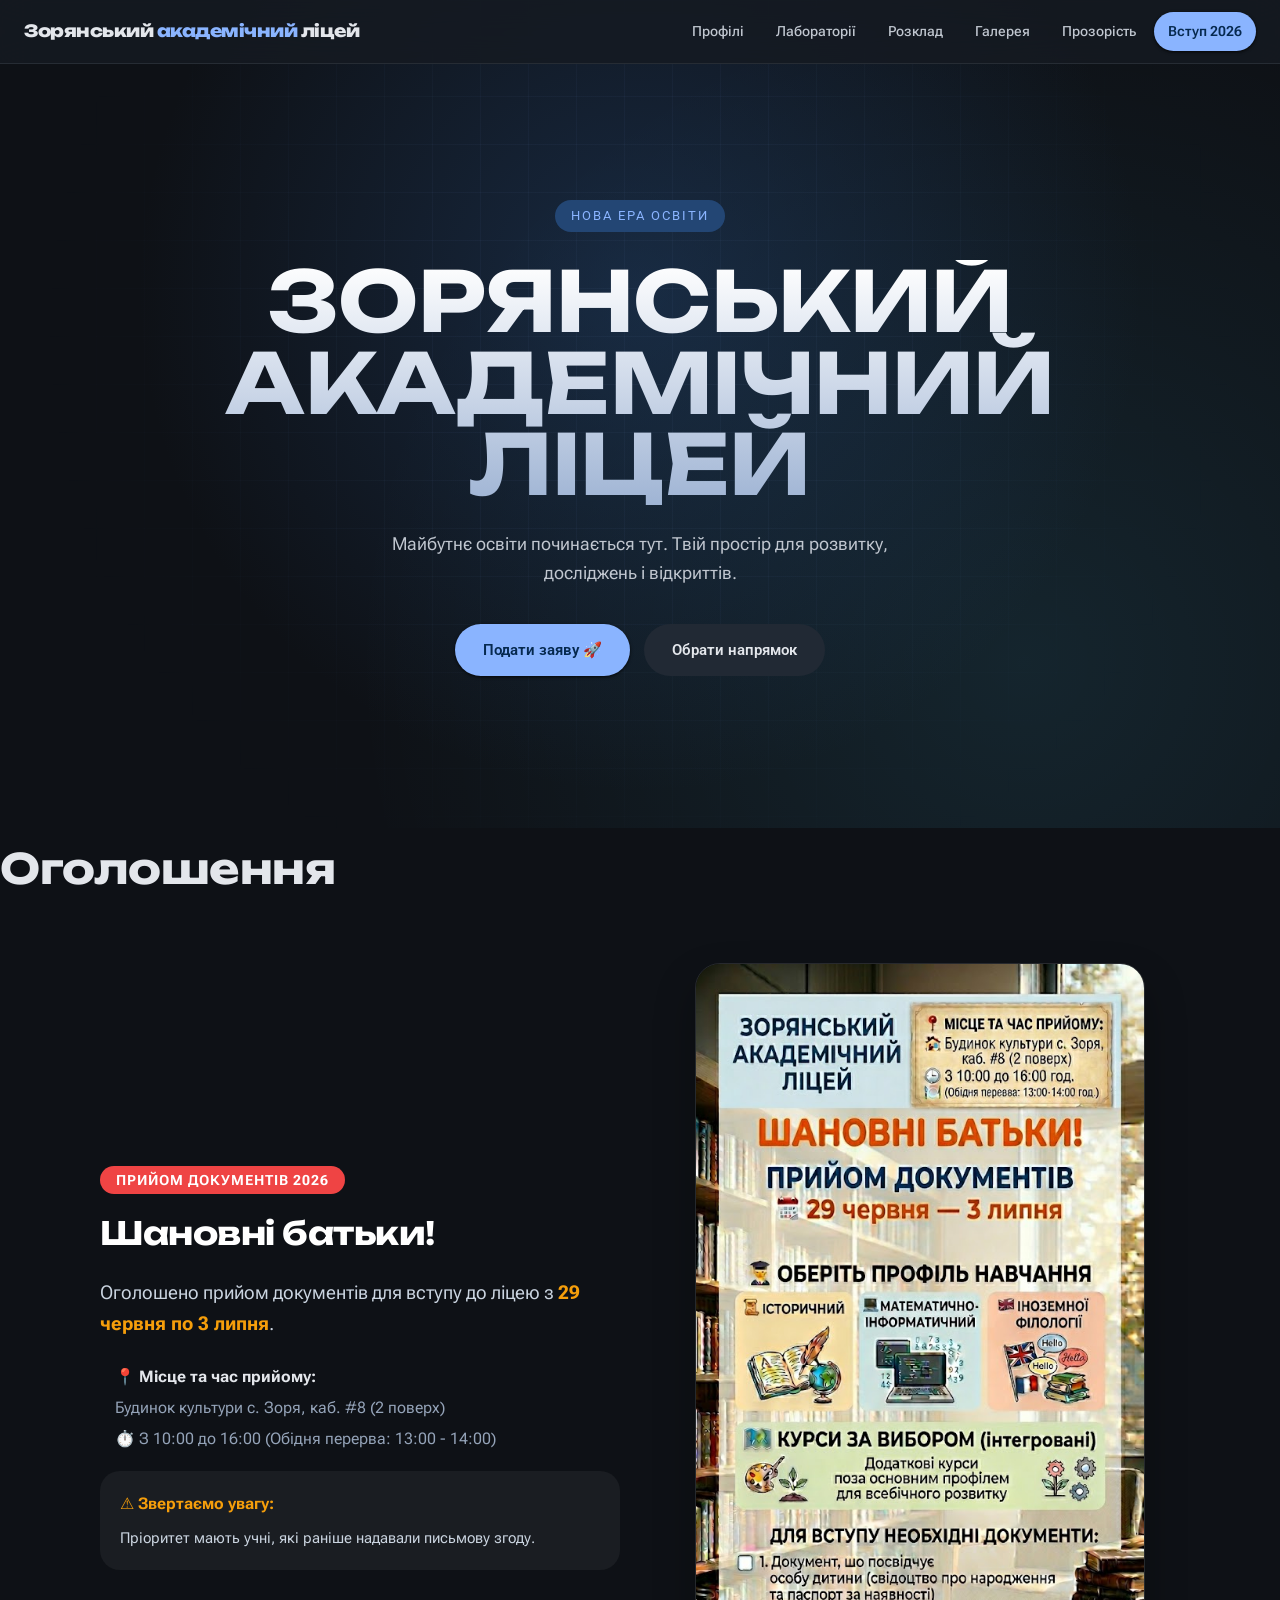
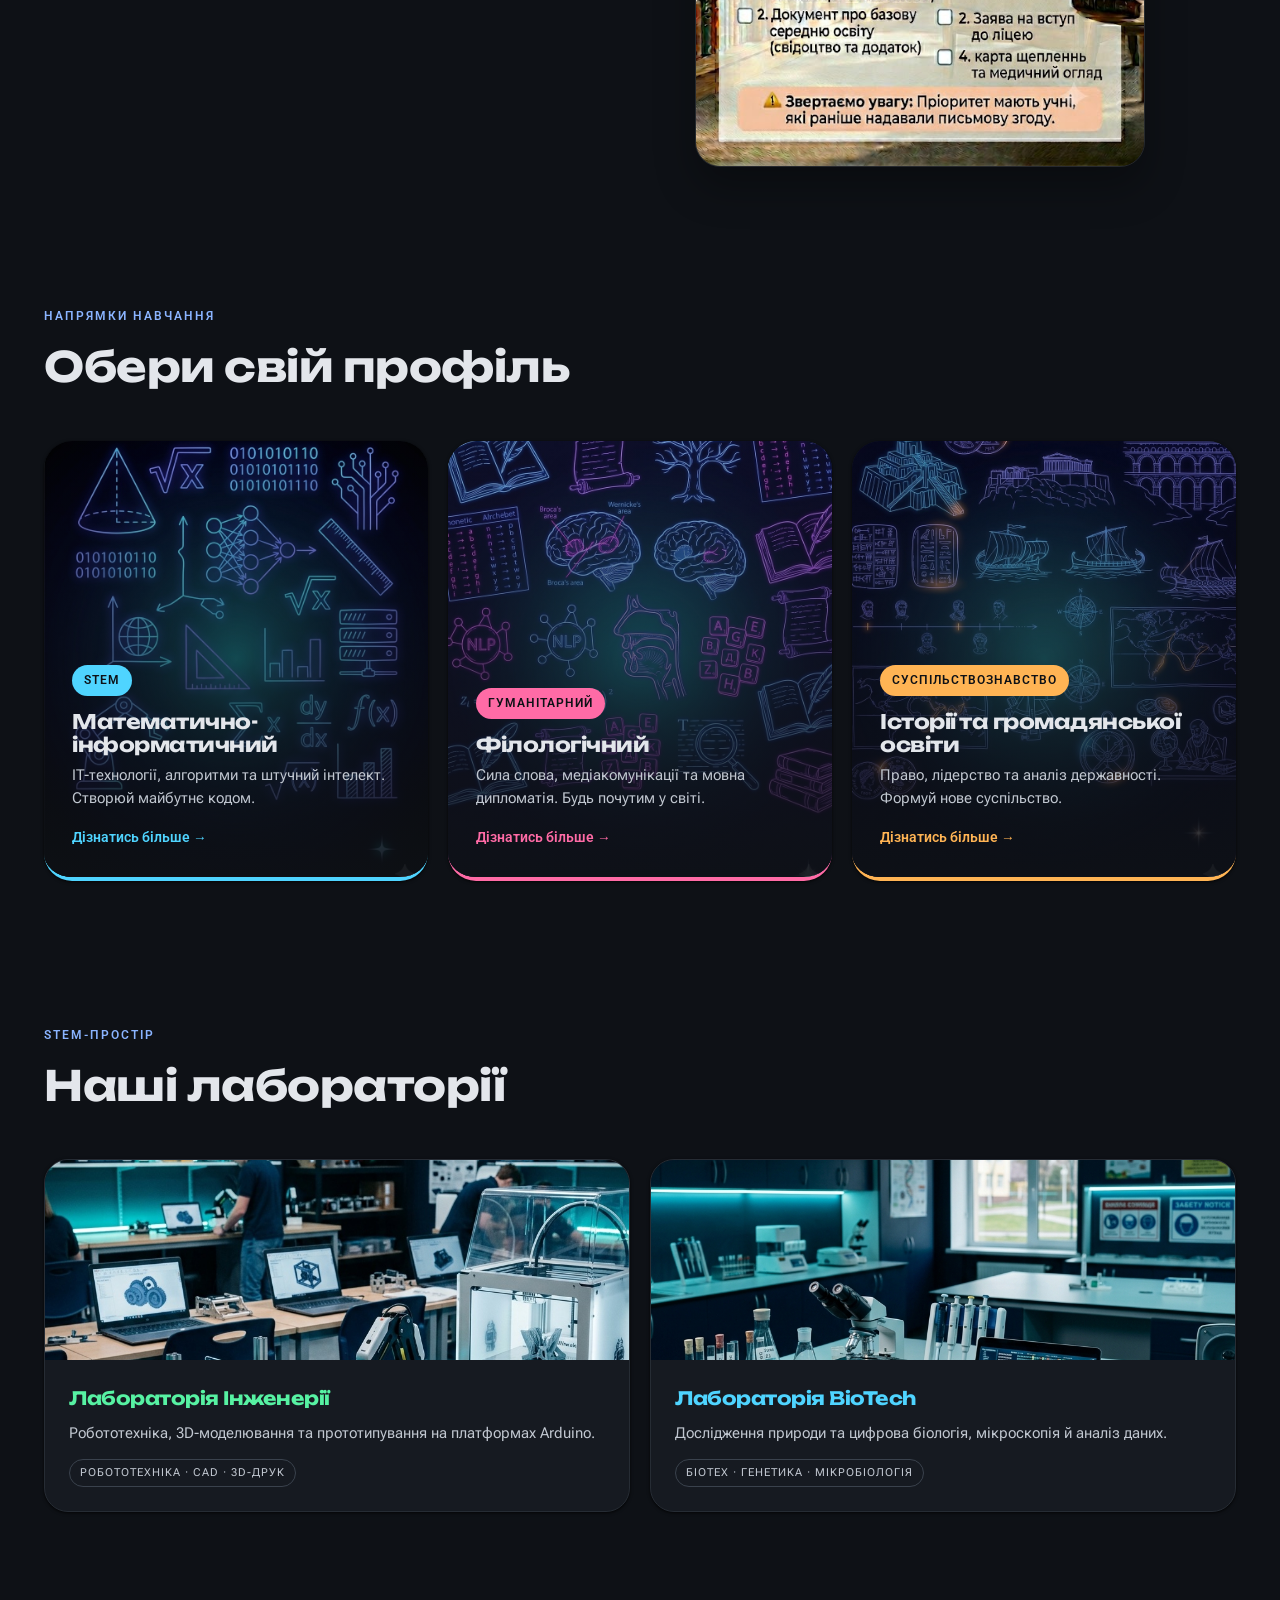
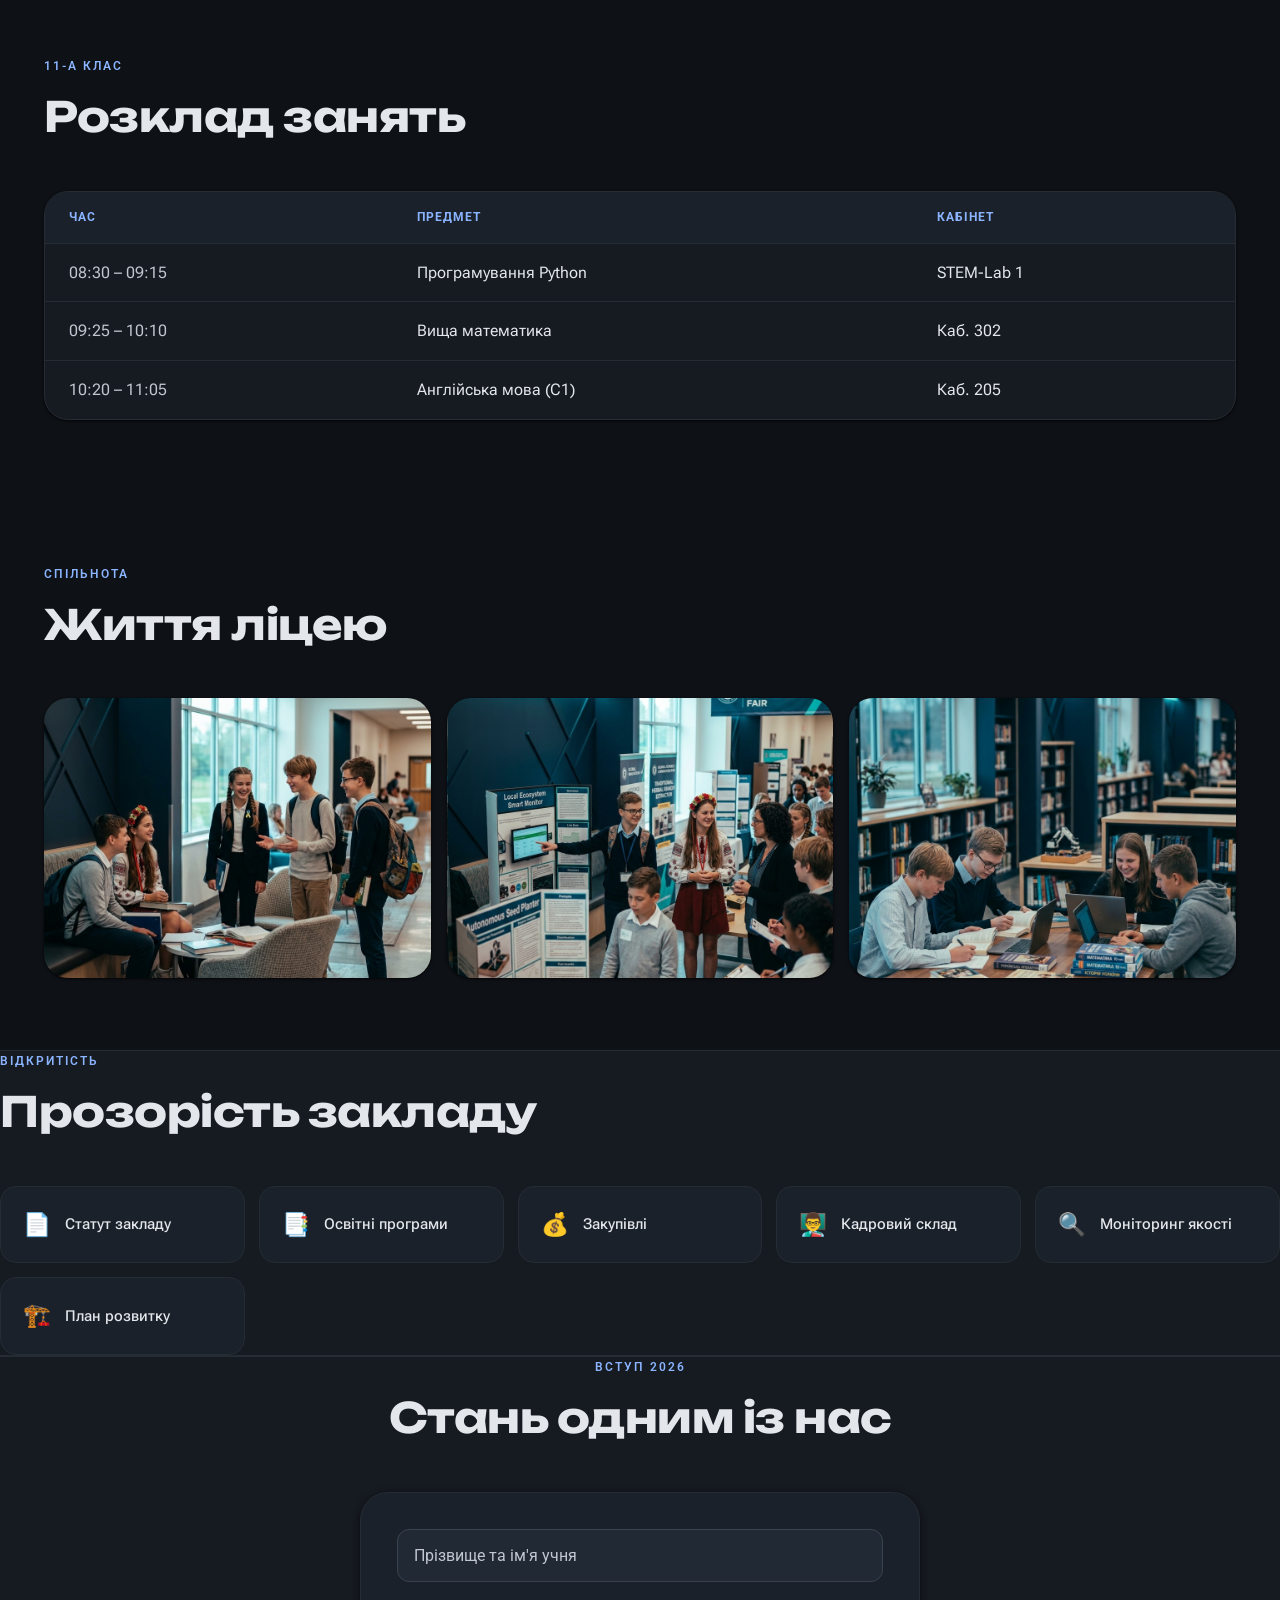
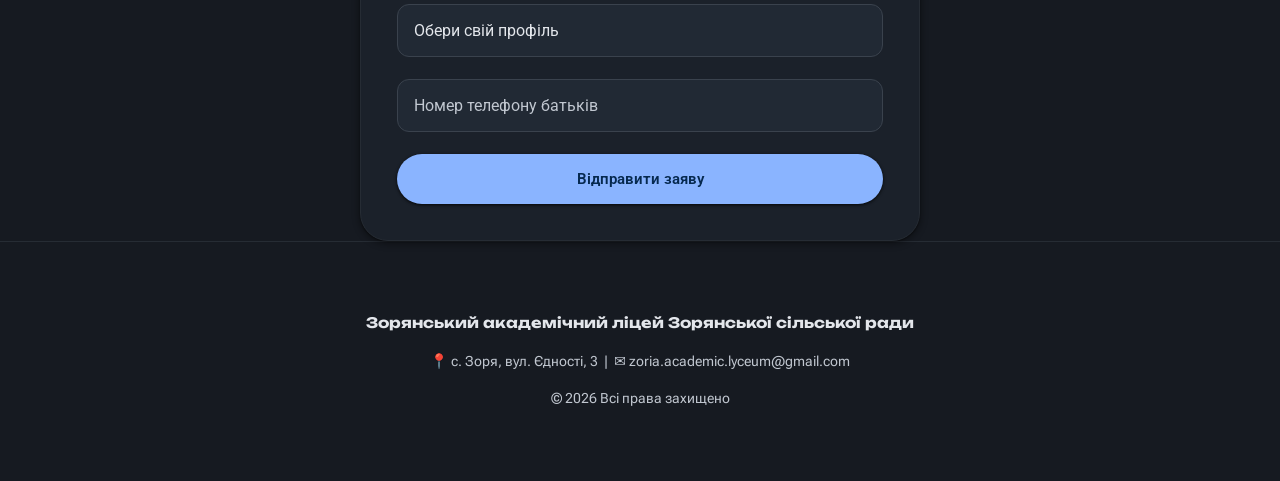
<file: index.html>
<!DOCTYPE html>
<html lang="uk">
<head>
    <meta charset="UTF-8">
    <meta name="viewport" content="width=device-width, initial-scale=1.0">
    <title>Зорянський академічний ліцей | Нова Ера</title>
    <meta name="description" content="Зорянський академічний ліцей — сучасний заклад освіти. Математично-інформатичний, філологічний та історико-правовий напрямки.">
    <link rel="preconnect" href="https://fonts.googleapis.com">
    <link rel="preconnect" href="https://fonts.gstatic.com" crossorigin>
    <link href="https://fonts.googleapis.com/css2?family=Unbounded:wght@400;700;800;900&family=Roboto+Flex:wght@300;400;500;600&family=Roboto:wght@400;500;600&display=swap" rel="stylesheet">
    <link rel="stylesheet" href="./style.css">
</head>
<body>

    <header class="appbar">
        <a href="index.html" class="logo">Зорянський <span>академічний</span> ліцей</a>
        <button class="menu-toggle" aria-label="Меню">
            <svg width="24" height="24" viewBox="0 0 24 24" fill="none" stroke="currentColor" stroke-width="2"><line x1="3" y1="6" x2="21" y2="6"/><line x1="3" y1="12" x2="21" y2="12"/><line x1="3" y1="18" x2="21" y2="18"/></svg>
        </button>
        <nav class="nav-links">
            <a href="#profiles">Профілі</a>
            <a href="#labs">Лабораторії</a>
            <a href="#schedule">Розклад</a>
            <a href="#gallery">Галерея</a>
            <a href="#prozorist">Прозорість</a>
            <a href="#admission" class="nav-btn">Вступ 2026</a>
        </nav>
    </header>

    <section class="hero">
        <div class="hero-content">
            <span class="eyebrow">Нова ера освіти</span>
            <h1>ЗОРЯНСЬКИЙ<br>АКАДЕМІЧНИЙ<br>ЛІЦЕЙ</h1>
            <p>Майбутнє освіти починається тут. Твій простір для розвитку, досліджень і відкриттів.</p>
            <div class="hero-actions">
                <a href="#admission" class="btn btn-filled">Подати заяву 🚀</a>
                <a href="#profiles" class="btn btn-tonal">Обрати напрямок</a>
            </div>
        </div>
    </section>
<h2 class="section-title" id="announcements">Оголошення</h2>
    <div style="max-width: 1200px; margin: 0 auto; padding: 20px;">
        <div style="background: var(--card-glass); border-radius: 40px; padding: 40px; display: grid; grid-template-columns: repeat(auto-fit, minmax(300px, 1fr)); gap: 40px; align-items: center;">
                <!-- ОГОЛОШЕННЯ -->
            <div>
                <span style="background: #ef4444; color: white; padding: 6px 16px; border-radius: 20px; font-weight: bold; font-size: 0.85rem; text-transform: uppercase; letter-spacing: 1px;">Прийом документів 2026</span>
                <h3 style="font-family: 'Unbounded'; font-size: 2rem; margin: 15px 0 10px 0; color: #fff;">Шановні батьки!</h3>
                <p style="font-size: 1.2rem; color: #cbd5e1; margin-bottom: 25px;">
                    Оголошено прийом документів для вступу до ліцею з <strong style="color: #f59e0b;">29 червня по 3 липня</strong>.
                </p>
                
                <div style="margin-bottom: 20px; border-left: 4px solid var(--stem-neon); padding-left: 15px;">
                    <p style="margin: 0; font-weight: bold;">📍 Місце та час прийому:</p>
                    <p style="margin: 5px 0 0 0; color: #94a3b8;">Будинок культури с. Зоря, каб. #8 (2 поверх)</p>
                    <p style="margin: 5px 0 0 0; color: #94a3b8;">⏱️ З 10:00 до 16:00 (Обідня перерва: 13:00 - 14:00)</p>
                </div>

                <div style="background: rgba(255,255,255,0.05); padding: 20px; border-radius: 20px;">
                    <p style="margin: 0 0 10px 0; font-weight: bold; color: #f59e0b;">⚠️ Звертаємо увагу:</p>
                    <p style="margin: 0; font-size: 0.95rem; color: #cbd5e1; line-height: 1.5;">Пріоритет мають учні, які раніше надавали письмову згоду.</p>
                </div>
            </div>

            <div style="text-align: center;">
                <img src="подача документів.jpg" alt="Оголошення про прийом документів" style="width: 100%; max-width: 450px; border-radius: 25px; box-shadow: 0 20px 40px rgba(0,0,0,0.3); border: 1px solid rgba(255,255,255,0.1);">
            </div>

        </div>
    </div>
    <!-- ПРОФІЛІ -->
    <section class="block" id="profiles">
        <div class="section-head" data-reveal>
            <div class="kicker">Напрямки навчання</div>
            <h2 class="section-title">Обери свій профіль</h2>
        </div>
        <div class="profiles-grid">
            <a href="stem.html" class="profile-card math" data-reveal>
                <img class="bg" src="assets/img/profile-math.png" alt="">
                <span class="chip">STEM</span>
                <h3>Математично-інформатичний</h3>
                <p>IT-технології, алгоритми та штучний інтелект. Створюй майбутнє кодом.</p>
                <span class="go">Дізнатись більше →</span>
            </a>
            <a href="filolog.html" class="profile-card phil" data-reveal>
                <img class="bg" src="assets/img/profile-phil.png" alt="">
                <span class="chip">Гуманітарний</span>
                <h3>Філологічний</h3>
                <p>Сила слова, медіакомунікації та мовна дипломатія. Будь почутим у світі.</p>
                <span class="go">Дізнатись більше →</span>
            </a>
            <a href="history.html" class="profile-card hist" data-reveal>
                <img class="bg" src="assets/img/profile-hist.png" alt="">
                <span class="chip">Суспільствознавство</span>
                <h3>Історії та громадянської освіти</h3>
                <p>Право, лідерство та аналіз державності. Формуй нове суспільство.</p>
                <span class="go">Дізнатись більше →</span>
            </a>
        </div>
    </section>

    <!-- ЛАБОРАТОРІЇ -->
    <section class="block" id="labs">
        <div class="section-head" data-reveal>
            <div class="kicker">STEM-простір</div>
            <h2 class="section-title">Наші лабораторії</h2>
        </div>
        <div class="labs-grid">
            <article class="lab-card" data-reveal>
                <div class="lab-media" style="background-image:url('assets/img/lab-engineering.png');"></div>
                <div class="lab-body">
                    <h3 class="eng">Лабораторія Інженерії</h3>
                    <p>Робототехніка, 3D-моделювання та прототипування на платформах Arduino.</p>
                    <span class="lab-tag">РОБОТОТЕХНІКА · CAD · 3D-ДРУК</span>
                </div>
            </article>
            <article class="lab-card" data-reveal>
                <div class="lab-media" style="background-image:url('assets/img/lab-biotech.png');"></div>
                <div class="lab-body">
                    <h3 class="bio">Лабораторія BioTech</h3>
                    <p>Дослідження природи та цифрова біологія, мікроскопія й аналіз даних.</p>
                    <span class="lab-tag">БІОТЕХ · ГЕНЕТИКА · МІКРОБІОЛОГІЯ</span>
                </div>
            </article>
        </div>
    </section>

    <!-- РОЗКЛАД -->
    <section class="block" id="schedule">
        <div class="section-head" data-reveal>
            <div class="kicker">11-А клас</div>
            <h2 class="section-title">Розклад занять</h2>
        </div>
        <div class="table-card" data-reveal>
            <table class="schedule">
                <thead><tr><th>Час</th><th>Предмет</th><th>Кабінет</th></tr></thead>
                <tbody>
                    <tr><td>08:30 – 09:15</td><td>Програмування Python</td><td>STEM-Lab 1</td></tr>
                    <tr><td>09:25 – 10:10</td><td>Вища математика</td><td>Каб. 302</td></tr>
                    <tr><td>10:20 – 11:05</td><td>Англійська мова (C1)</td><td>Каб. 205</td></tr>
                </tbody>
            </table>
        </div>
    </section>

    <!-- ГАЛЕРЕЯ -->
    <section class="block" id="gallery">
        <div class="section-head" data-reveal>
            <div class="kicker">Спільнота</div>
            <h2 class="section-title">Життя ліцею</h2>
        </div>
        <div class="gallery-grid">
            <div class="gallery-item" style="background-image:url('assets/img/life-1.png');" data-reveal></div>
            <div class="gallery-item" style="background-image:url('assets/img/life-2.png');" data-reveal></div>
            <div class="gallery-item" style="background-image:url('assets/img/life-3.png');" data-reveal></div>
        </div>
    </section>

    <!-- ПРОЗОРІСТЬ -->
    <section class="law-section">
        <div class="block" id="prozorist">
            <div class="section-head" data-reveal>
                <div class="kicker">Відкритість</div>
                <h2 class="section-title">Прозорість закладу</h2>
            </div>
            <div class="law-grid">
                <a href="statut.html" class="law-card" data-reveal><span class="ic">📄</span> Статут закладу</a>
                <a href="#" class="law-card" data-reveal><span class="ic">📑</span> Освітні програми</a>
                <a href="https://drive.google.com/drive/folders/139FKzk42sQpM_VJ0Y5fIBunKsBkymegl?usp=sharing" class="law-card" data-reveal><span class="ic">💰</span>Закупівлі</a>
                <a href="#" class="law-card" data-reveal><span class="ic">👨‍🏫</span> Кадровий склад</a>
                <a href="#" class="law-card" data-reveal><span class="ic">🔍</span> Моніторинг якості</a>
                <a href="#" class="law-card" data-reveal><span class="ic">🏗️</span> План розвитку</a>
            </div>
        </div>
    </section>

    <!-- ВСТУП -->
    <section class="admission" id="admission">
        <div class="block">
            <div class="section-head" data-reveal style="text-align:center;">
                <div class="kicker">Вступ 2026</div>
                <h2 class="section-title">Стань одним із нас</h2>
            </div>
            <div class="form-card" data-reveal>
                <form onsubmit="alert('Дякуємо! Твою заяву прийнято.'); return false;">
                    <div class="field"><input type="text" placeholder="Прізвище та ім'я учня" required></div>
                    <div class="field">
                        <select required>
                            <option value="">Обери свій профіль</option>
                            <option>Математично-інформатичний</option>
                            <option>Філологічний</option>
                            <option>Історико-правовий</option>
                        </select>
                    </div>
                    <div class="field"><input type="tel" placeholder="Номер телефону батьків" required></div>
                    <button type="submit" class="btn btn-filled">Відправити заяву</button>
                </form>
            </div>
        </div>
    </section>

    <footer>
        <p><strong>Зорянський академічний ліцей Зорянської сільської ради</strong></p>
        <p class="contact">📍 с. Зоря, вул. Єдності, 3 &nbsp;|&nbsp; ✉️ zoria.academic.lyceum@gmail.com</p>
        <p>© 2026 Всі права захищено</p>
    </footer>

    <script src="assets/app.js"></script>
</body>
</html>
</file>
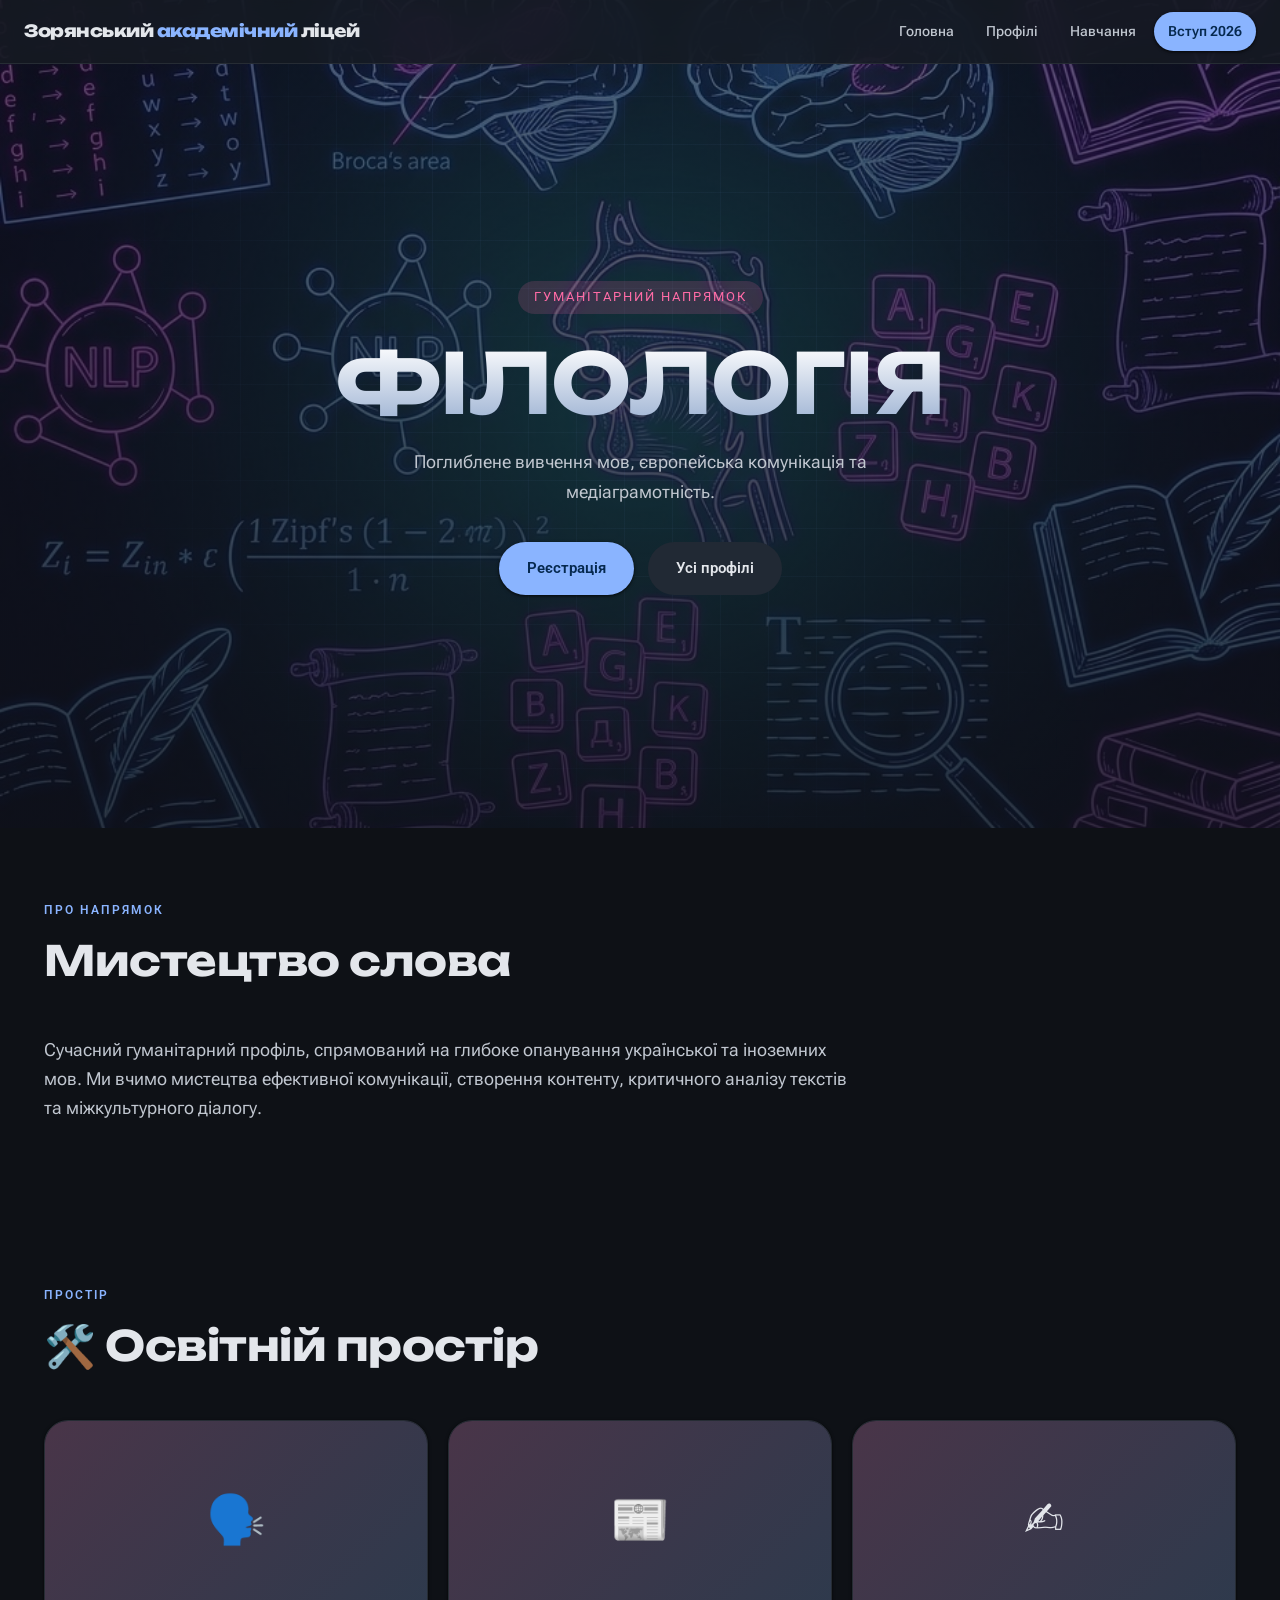
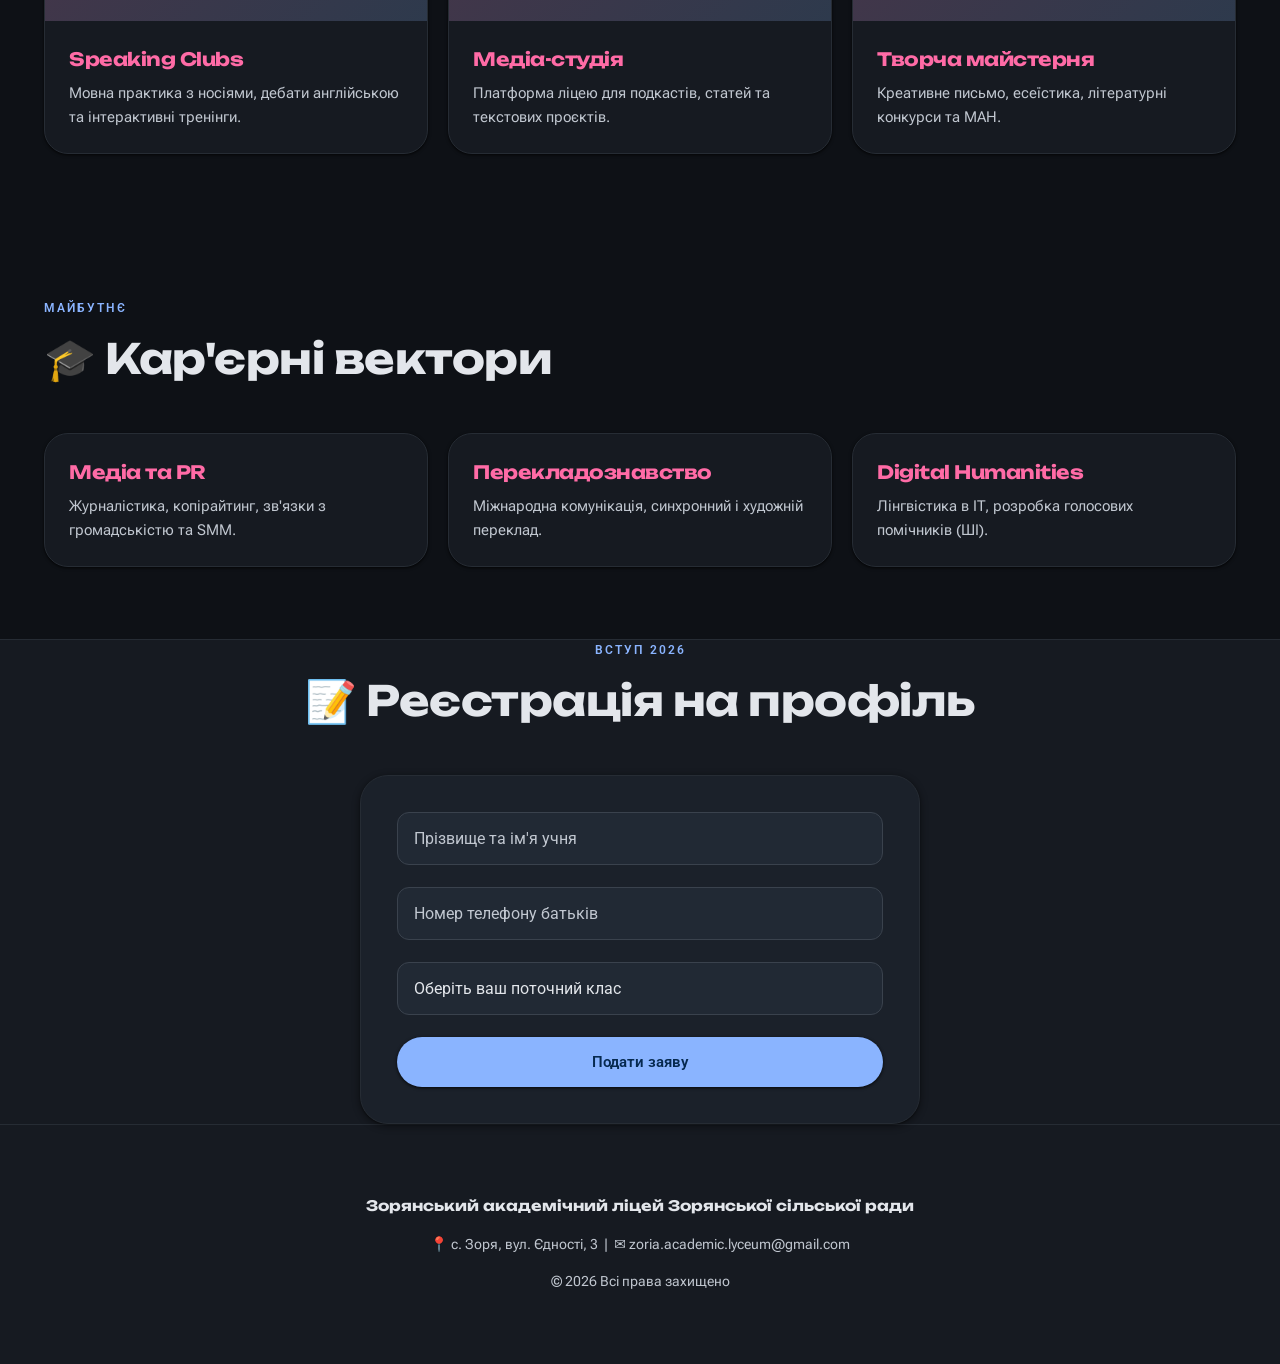
<file: filolog.html>
<!DOCTYPE html>
<html lang="uk">
<head>
    <meta charset="UTF-8">
    <meta name="viewport" content="width=device-width, initial-scale=1.0">
    <title>Філологічний профіль | Зорянський академічний ліцей</title>
    <link rel="preconnect" href="https://fonts.googleapis.com">
    <link rel="preconnect" href="https://fonts.gstatic.com" crossorigin>
    <link href="https://fonts.googleapis.com/css2?family=Unbounded:wght@400;700;800;900&family=Roboto+Flex:wght@300;400;500;600&family=Roboto:wght@400;500;600&display=swap" rel="stylesheet">
    <link rel="stylesheet" href="style.css">
</head>
<body>

    <header class="appbar">
        <a href="index.html" class="logo">Зорянський <span>академічний</span> ліцей</a>
        <button class="menu-toggle" aria-label="Меню">
            <svg width="24" height="24" viewBox="0 0 24 24" fill="none" stroke="currentColor" stroke-width="2"><line x1="3" y1="6" x2="21" y2="6"/><line x1="3" y1="12" x2="21" y2="12"/><line x1="3" y1="18" x2="21" y2="18"/></svg>
        </button>
        <nav class="nav-links">
            <a href="index.html">Головна</a>
            <a href="index.html#profiles">Профілі</a>
            <a href="#skills">Навчання</a>
            <a href="#admission" class="nav-btn">Вступ 2026</a>
        </nav>
    </header>

    <section class="hero" style="background: linear-gradient(rgba(14,17,22,.55), rgba(14,17,22,.8)), url('assets/img/profile-phil.png'); background-size:cover; background-position:center;">
        <div class="hero-content">
            <span class="eyebrow" style="background:rgba(255,107,166,.16); color:var(--acc-phil);">Гуманітарний напрямок</span>
            <h1>ФІЛОЛОГІЯ</h1>
            <p>Поглиблене вивчення мов, європейська комунікація та медіаграмотність.</p>
            <div class="hero-actions">
                <a href="#admission" class="btn btn-filled">Реєстрація</a>
                <a href="index.html#profiles" class="btn btn-tonal">Усі профілі</a>
            </div>
        </div>
    </section>

    <section class="block">
        <div class="section-head" data-reveal>
            <div class="kicker">Про напрямок</div>
            <h2 class="section-title">Мистецтво слова</h2>
        </div>
        <p data-reveal style="font-size:1.15rem; color:var(--md-on-surface-variant); max-width:820px;">
            Сучасний гуманітарний профіль, спрямований на глибоке опанування української та іноземних мов. Ми вчимо мистецтва ефективної комунікації, створення контенту, критичного аналізу текстів та міжкультурного діалогу.
        </p>
    </section>

    <section class="block" id="skills">
        <div class="section-head" data-reveal>
            <div class="kicker">Простір</div>
            <h2 class="section-title">🛠️ Освітній простір</h2>
        </div>
        <div class="labs-grid">
            <article class="lab-card" data-reveal>
                <div class="lab-media placeholder" style="background-image:linear-gradient(135deg,rgba(255,107,166,.18),rgba(138,180,255,.12));">🗣️</div>
                <div class="lab-body"><h3 style="color:var(--acc-phil);">Speaking Clubs</h3><p>Мовна практика з носіями, дебати англійською та інтерактивні тренінги.</p></div>
            </article>
            <article class="lab-card" data-reveal>
                <div class="lab-media placeholder" style="background-image:linear-gradient(135deg,rgba(255,107,166,.18),rgba(138,180,255,.12));">📰</div>
                <div class="lab-body"><h3 style="color:var(--acc-phil);">Медіа-студія</h3><p>Платформа ліцею для подкастів, статей та текстових проєктів.</p></div>
            </article>
            <article class="lab-card" data-reveal>
                <div class="lab-media placeholder" style="background-image:linear-gradient(135deg,rgba(255,107,166,.18),rgba(138,180,255,.12));">✍️</div>
                <div class="lab-body"><h3 style="color:var(--acc-phil);">Творча майстерня</h3><p>Креативне письмо, есеїстика, літературні конкурси та МАН.</p></div>
            </article>
        </div>
    </section>

    <section class="block">
        <div class="section-head" data-reveal>
            <div class="kicker">Майбутнє</div>
            <h2 class="section-title">🎓 Кар'єрні вектори</h2>
        </div>
        <div class="labs-grid">
            <article class="lab-card" data-reveal><div class="lab-body"><h3 style="color:var(--acc-phil);">Медіа та PR</h3><p>Журналістика, копірайтинг, зв'язки з громадськістю та SMM.</p></div></article>
            <article class="lab-card" data-reveal><div class="lab-body"><h3 style="color:var(--acc-phil);">Перекладознавство</h3><p>Міжнародна комунікація, синхронний і художній переклад.</p></div></article>
            <article class="lab-card" data-reveal><div class="lab-body"><h3 style="color:var(--acc-phil);">Digital Humanities</h3><p>Лінгвістика в IT, розробка голосових помічників (ШІ).</p></div></article>
        </div>
    </section>

    <section class="admission" id="admission">
        <div class="block">
            <div class="section-head" data-reveal style="text-align:center;">
                <div class="kicker">Вступ 2026</div>
                <h2 class="section-title">📝 Реєстрація на профіль</h2>
            </div>
            <div class="form-card" data-reveal>
                <form onsubmit="alert('Дякуємо! Вашу заявку прийнято.'); return false;">
                    <div class="field"><input type="text" placeholder="Прізвище та ім'я учня" required></div>
                    <div class="field"><input type="tel" placeholder="Номер телефону батьків" required></div>
                    <div class="field"><select required>
                        <option value="" disabled selected>Оберіть ваш поточний клас</option>
                        <option value="9">9 клас (Вступ до 10-го)</option>
                        <option value="10">10 клас</option>
                        <option value="11">11 клас</option>
                    </select></div>
                    <button type="submit" class="btn btn-filled">Подати заяву</button>
                </form>
            </div>
        </div>
    </section>

    <footer>
        <p><strong>Зорянський академічний ліцей Зорянської сільської ради</strong></p>
        <p class="contact">📍 с. Зоря, вул. Єдності, 3 &nbsp;|&nbsp; ✉️ zoria.academic.lyceum@gmail.com</p>
        <p>© 2026 Всі права захищено</p>
    </footer>

    <script src="assets/app.js"></script>
</body>
</html>
</file>
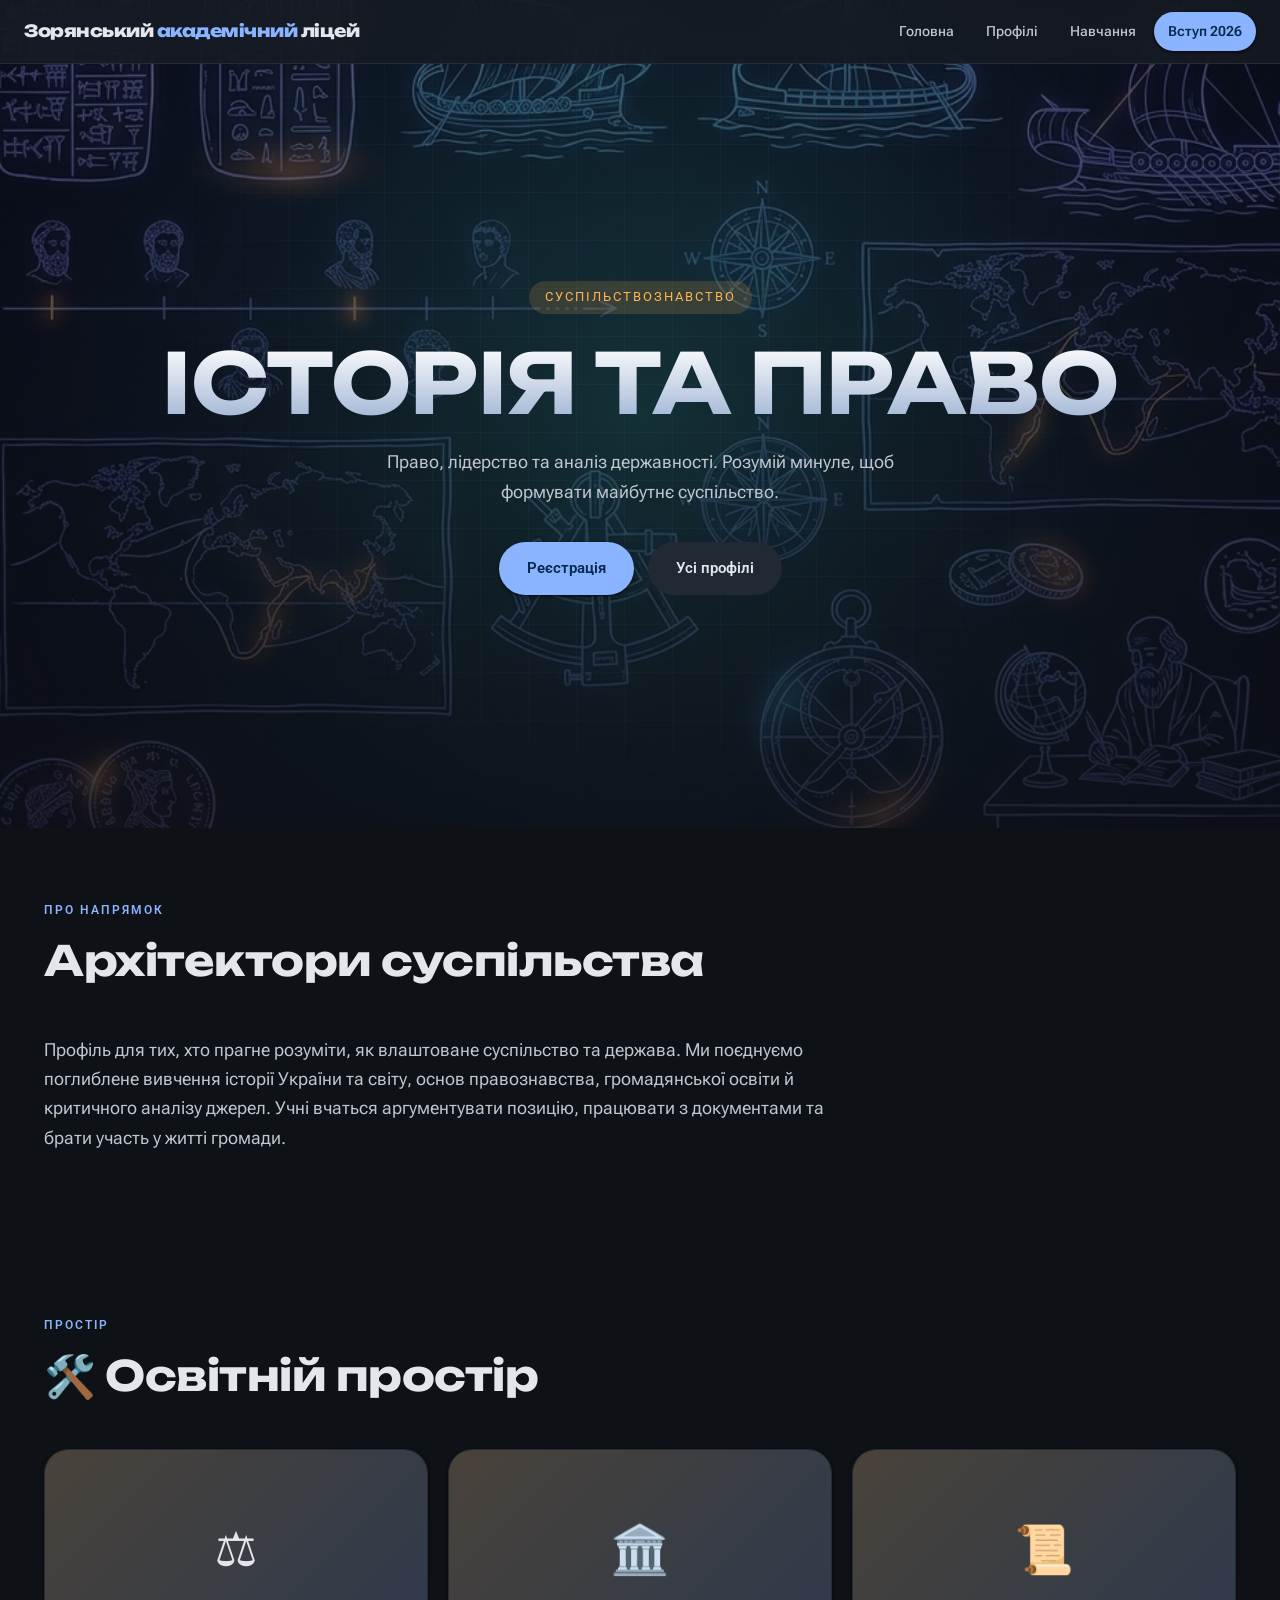
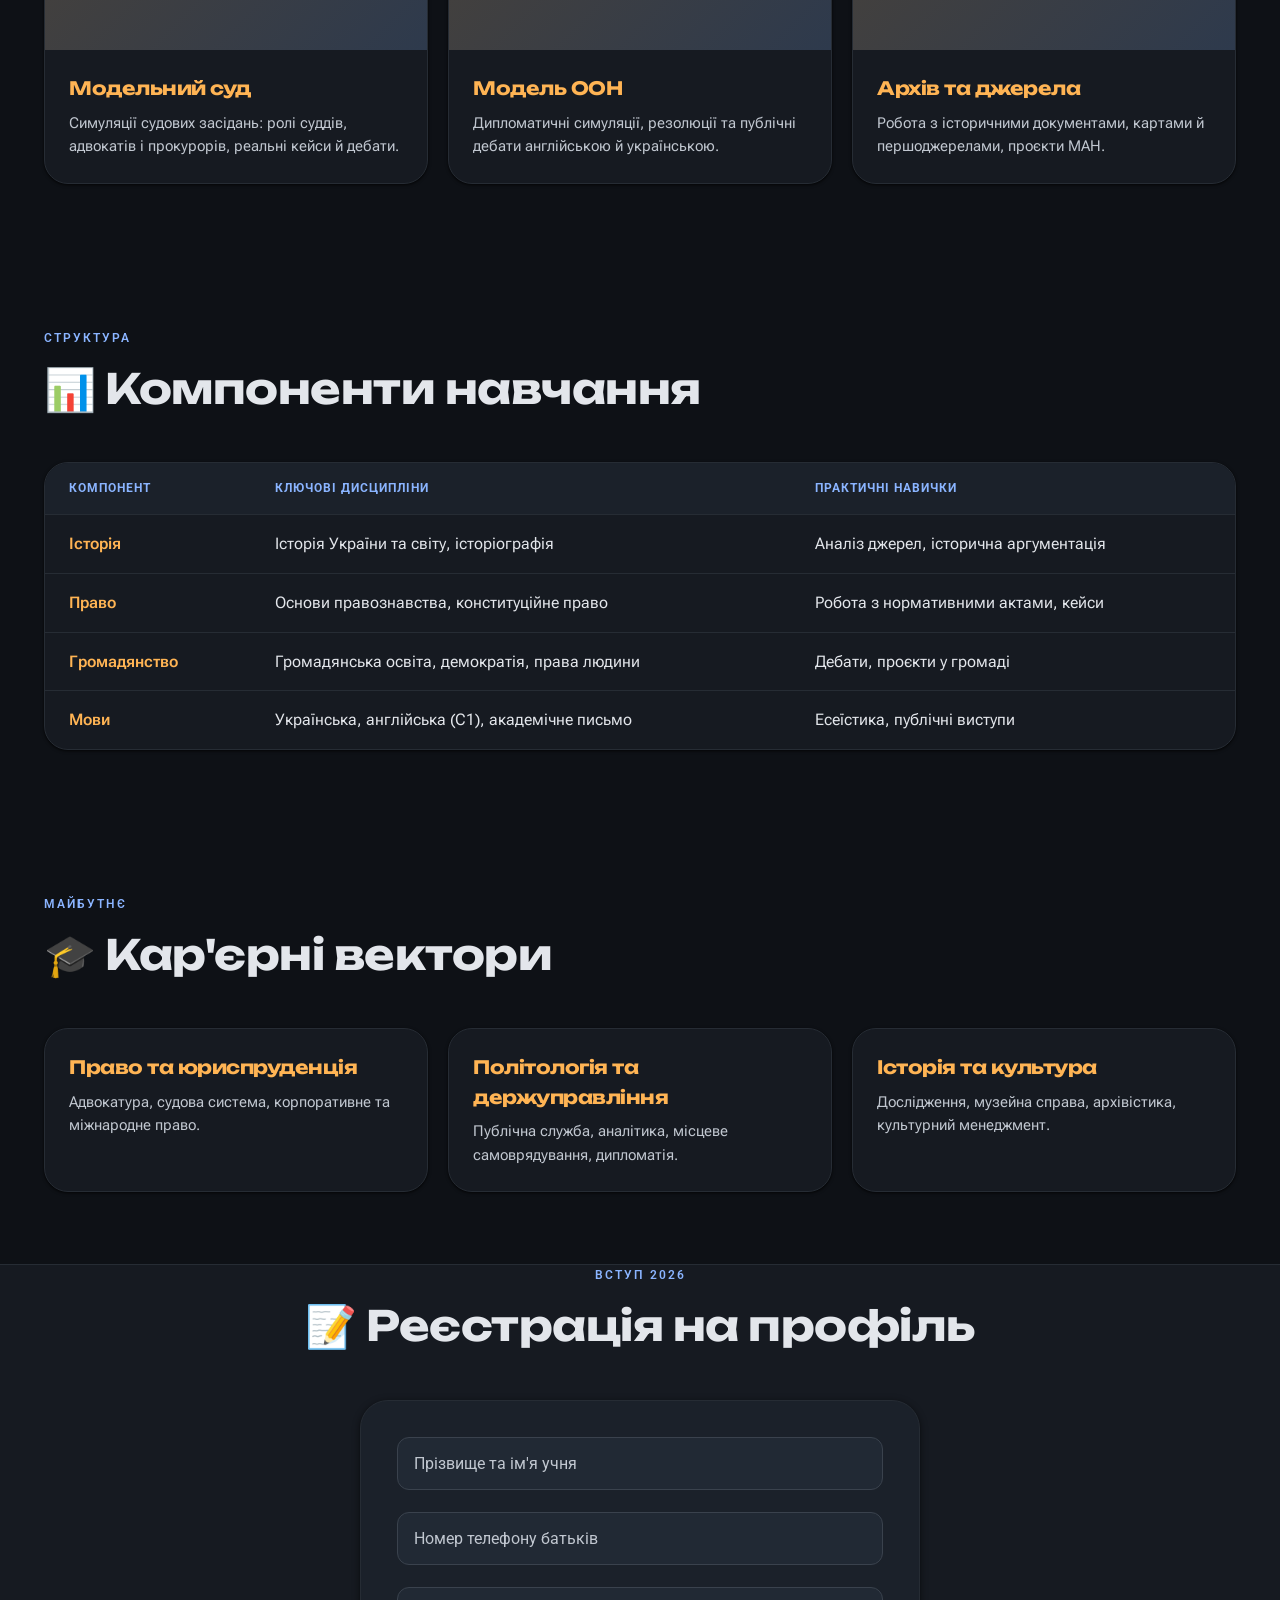
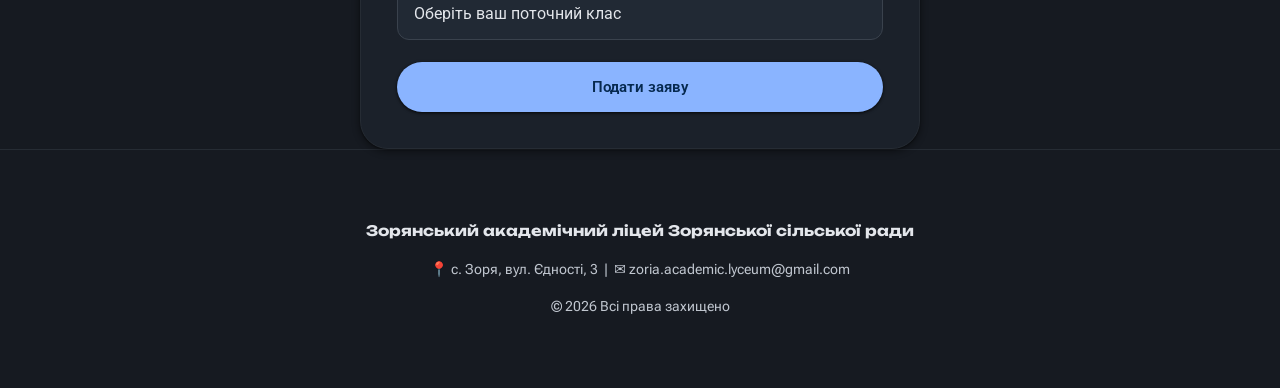
<file: history.html>
<!DOCTYPE html>
<html lang="uk">
<head>
    <meta charset="UTF-8">
    <meta name="viewport" content="width=device-width, initial-scale=1.0">
    <title>Історико-правовий профіль | Зорянський академічний ліцей</title>
    <link rel="preconnect" href="https://fonts.googleapis.com">
    <link rel="preconnect" href="https://fonts.gstatic.com" crossorigin>
    <link href="https://fonts.googleapis.com/css2?family=Unbounded:wght@400;700;800;900&family=Roboto+Flex:wght@300;400;500;600&family=Roboto:wght@400;500;600&display=swap" rel="stylesheet">
    <link rel="stylesheet" href="style.css">
</head>
<body>

    <header class="appbar">
        <a href="index.html" class="logo">Зорянський <span>академічний</span> ліцей</a>
        <button class="menu-toggle" aria-label="Меню">
            <svg width="24" height="24" viewBox="0 0 24 24" fill="none" stroke="currentColor" stroke-width="2"><line x1="3" y1="6" x2="21" y2="6"/><line x1="3" y1="12" x2="21" y2="12"/><line x1="3" y1="18" x2="21" y2="18"/></svg>
        </button>
        <nav class="nav-links">
            <a href="index.html">Головна</a>
            <a href="index.html#profiles">Профілі</a>
            <a href="#skills">Навчання</a>
            <a href="#admission" class="nav-btn">Вступ 2026</a>
        </nav>
    </header>

    <section class="hero" style="background: linear-gradient(rgba(14,17,22,.55), rgba(14,17,22,.82)), url('assets/img/profile-hist.png'); background-size:cover; background-position:center;">
        <div class="hero-content">
            <span class="eyebrow" style="background:rgba(255,180,84,.16); color:var(--acc-hist);">Суспільствознавство</span>
            <h1>ІСТОРІЯ&nbsp;ТА&nbsp;ПРАВО</h1>
            <p>Право, лідерство та аналіз державності. Розумій минуле, щоб формувати майбутнє суспільство.</p>
            <div class="hero-actions">
                <a href="#admission" class="btn btn-filled">Реєстрація</a>
                <a href="index.html#profiles" class="btn btn-tonal">Усі профілі</a>
            </div>
        </div>
    </section>

    <section class="block">
        <div class="section-head" data-reveal>
            <div class="kicker">Про напрямок</div>
            <h2 class="section-title">Архітектори суспільства</h2>
        </div>
        <p data-reveal style="font-size:1.15rem; color:var(--md-on-surface-variant); max-width:820px;">
            Профіль для тих, хто прагне розуміти, як влаштоване суспільство та держава. Ми поєднуємо поглиблене вивчення історії України та світу, основ правознавства, громадянської освіти й критичного аналізу джерел. Учні вчаться аргументувати позицію, працювати з документами та брати участь у житті громади.
        </p>
    </section>

    <section class="block" id="skills">
        <div class="section-head" data-reveal>
            <div class="kicker">Простір</div>
            <h2 class="section-title">🛠️ Освітній простір</h2>
        </div>
        <div class="labs-grid">
            <article class="lab-card" data-reveal>
                <div class="lab-media placeholder" style="background-image:linear-gradient(135deg,rgba(255,180,84,.18),rgba(138,180,255,.12));">⚖️</div>
                <div class="lab-body"><h3 style="color:var(--acc-hist);">Модельний суд</h3><p>Симуляції судових засідань: ролі суддів, адвокатів і прокурорів, реальні кейси й дебати.</p></div>
            </article>
            <article class="lab-card" data-reveal>
                <div class="lab-media placeholder" style="background-image:linear-gradient(135deg,rgba(255,180,84,.18),rgba(138,180,255,.12));">🏛️</div>
                <div class="lab-body"><h3 style="color:var(--acc-hist);">Модель ООН</h3><p>Дипломатичні симуляції, резолюції та публічні дебати англійською й українською.</p></div>
            </article>
            <article class="lab-card" data-reveal>
                <div class="lab-media placeholder" style="background-image:linear-gradient(135deg,rgba(255,180,84,.18),rgba(138,180,255,.12));">📜</div>
                <div class="lab-body"><h3 style="color:var(--acc-hist);">Архів та джерела</h3><p>Робота з історичними документами, картами й першоджерелами, проєкти МАН.</p></div>
            </article>
        </div>
    </section>

    <section class="block">
        <div class="section-head" data-reveal>
            <div class="kicker">Структура</div>
            <h2 class="section-title">📊 Компоненти навчання</h2>
        </div>
        <div class="table-card" data-reveal>
            <table class="schedule">
                <thead><tr><th>Компонент</th><th>Ключові дисципліни</th><th>Практичні навички</th></tr></thead>
                <tbody>
                    <tr><td style="color:var(--acc-hist);font-weight:600;">Історія</td><td>Історія України та світу, історіографія</td><td>Аналіз джерел, історична аргументація</td></tr>
                    <tr><td style="color:var(--acc-hist);font-weight:600;">Право</td><td>Основи правознавства, конституційне право</td><td>Робота з нормативними актами, кейси</td></tr>
                    <tr><td style="color:var(--acc-hist);font-weight:600;">Громадянство</td><td>Громадянська освіта, демократія, права людини</td><td>Дебати, проєкти у громаді</td></tr>
                    <tr><td style="color:var(--acc-hist);font-weight:600;">Мови</td><td>Українська, англійська (C1), академічне письмо</td><td>Есеїстика, публічні виступи</td></tr>
                </tbody>
            </table>
        </div>
    </section>

    <section class="block">
        <div class="section-head" data-reveal>
            <div class="kicker">Майбутнє</div>
            <h2 class="section-title">🎓 Кар'єрні вектори</h2>
        </div>
        <div class="labs-grid">
            <article class="lab-card" data-reveal><div class="lab-body"><h3 style="color:var(--acc-hist);">Право та юриспруденція</h3><p>Адвокатура, судова система, корпоративне та міжнародне право.</p></div></article>
            <article class="lab-card" data-reveal><div class="lab-body"><h3 style="color:var(--acc-hist);">Політологія та держуправління</h3><p>Публічна служба, аналітика, місцеве самоврядування, дипломатія.</p></div></article>
            <article class="lab-card" data-reveal><div class="lab-body"><h3 style="color:var(--acc-hist);">Історія та культура</h3><p>Дослідження, музейна справа, архівістика, культурний менеджмент.</p></div></article>
        </div>
    </section>

    <section class="admission" id="admission">
        <div class="block">
            <div class="section-head" data-reveal style="text-align:center;">
                <div class="kicker">Вступ 2026</div>
                <h2 class="section-title">📝 Реєстрація на профіль</h2>
            </div>
            <div class="form-card" data-reveal>
                <form onsubmit="alert('Дякуємо! Вашу заявку прийнято.'); return false;">
                    <div class="field"><input type="text" placeholder="Прізвище та ім'я учня" required></div>
                    <div class="field"><input type="tel" placeholder="Номер телефону батьків" required></div>
                    <div class="field"><select required>
                        <option value="" disabled selected>Оберіть ваш поточний клас</option>
                        <option value="9">9 клас (Вступ до 10-го)</option>
                        <option value="10">10 клас</option>
                        <option value="11">11 клас</option>
                    </select></div>
                    <button type="submit" class="btn btn-filled">Подати заяву</button>
                </form>
            </div>
        </div>
    </section>

    <footer>
        <p><strong>Зорянський академічний ліцей Зорянської сільської ради</strong></p>
        <p class="contact">📍 с. Зоря, вул. Єдності, 3 &nbsp;|&nbsp; ✉️ zoria.academic.lyceum@gmail.com</p>
        <p>© 2026 Всі права захищено</p>
    </footer>

    <script src="assets/app.js"></script>
</body>
</html>
</file>
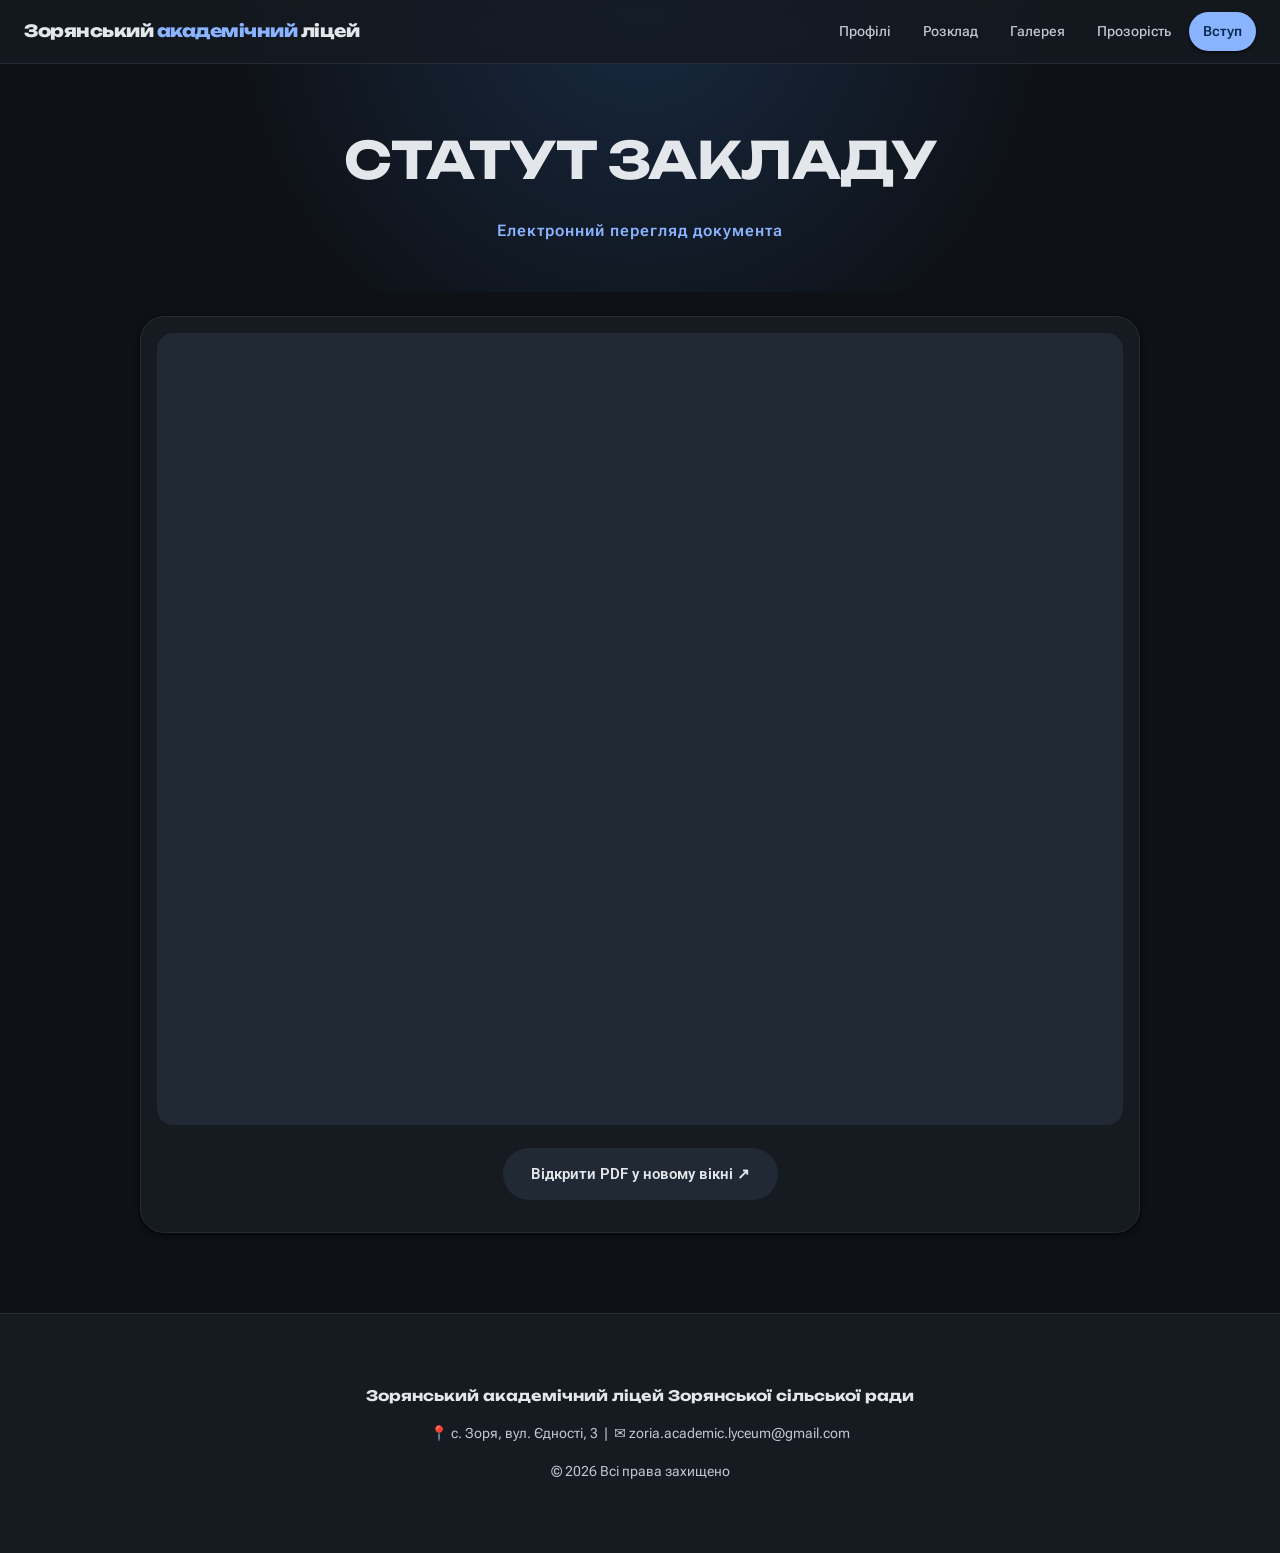
<file: statut.html>
<!DOCTYPE html>
<html lang="uk">
<head>
    <meta charset="UTF-8">
    <meta name="viewport" content="width=device-width, initial-scale=1.0">
    <title>Статут | Зорянський академічний ліцей</title>
    <link rel="preconnect" href="https://fonts.googleapis.com">
    <link rel="preconnect" href="https://fonts.gstatic.com" crossorigin>
    <link href="https://fonts.googleapis.com/css2?family=Unbounded:wght@400;700;800;900&family=Roboto+Flex:wght@300;400;500;600&family=Roboto:wght@400;500;600&display=swap" rel="stylesheet">
    <link rel="stylesheet" href="style.css">
</head>
<body>

    <header class="appbar">
        <a href="index.html" class="logo">Зорянський <span>академічний</span> ліцей</a>
        <button class="menu-toggle" aria-label="Меню">
            <svg width="24" height="24" viewBox="0 0 24 24" fill="none" stroke="currentColor" stroke-width="2"><line x1="3" y1="6" x2="21" y2="6"/><line x1="3" y1="12" x2="21" y2="12"/><line x1="3" y1="18" x2="21" y2="18"/></svg>
        </button>
        <nav class="nav-links">
            <a href="index.html#profiles">Профілі</a>
            <a href="index.html#schedule">Розклад</a>
            <a href="index.html#gallery">Галерея</a>
            <a href="index.html#prozorist">Прозорість</a>
            <a href="index.html#admission" class="nav-btn">Вступ</a>
        </nav>
    </header>

    <header class="statut-hero">
        <h1>СТАТУТ ЗАКЛАДУ</h1>
        <p>Електронний перегляд документа</p>
    </header>

    <main class="pdf-card">
        <iframe src="assets/docs/statut.pdf" class="pdf-viewer" title="Статут закладу"></iframe>
        <div class="pdf-actions">
            <a href="assets/docs/statut.pdf" target="_blank" class="btn btn-tonal">Відкрити PDF у новому вікні ↗</a>
        </div>
    </main>

    <footer>
        <p><strong>Зорянський академічний ліцей Зорянської сільської ради</strong></p>
        <p class="contact">📍 с. Зоря, вул. Єдності, 3 &nbsp;|&nbsp; ✉️ zoria.academic.lyceum@gmail.com</p>
        <p>© 2026 Всі права захищено</p>
    </footer>

    <script src="assets/app.js"></script>
</body>
</html>
</file>
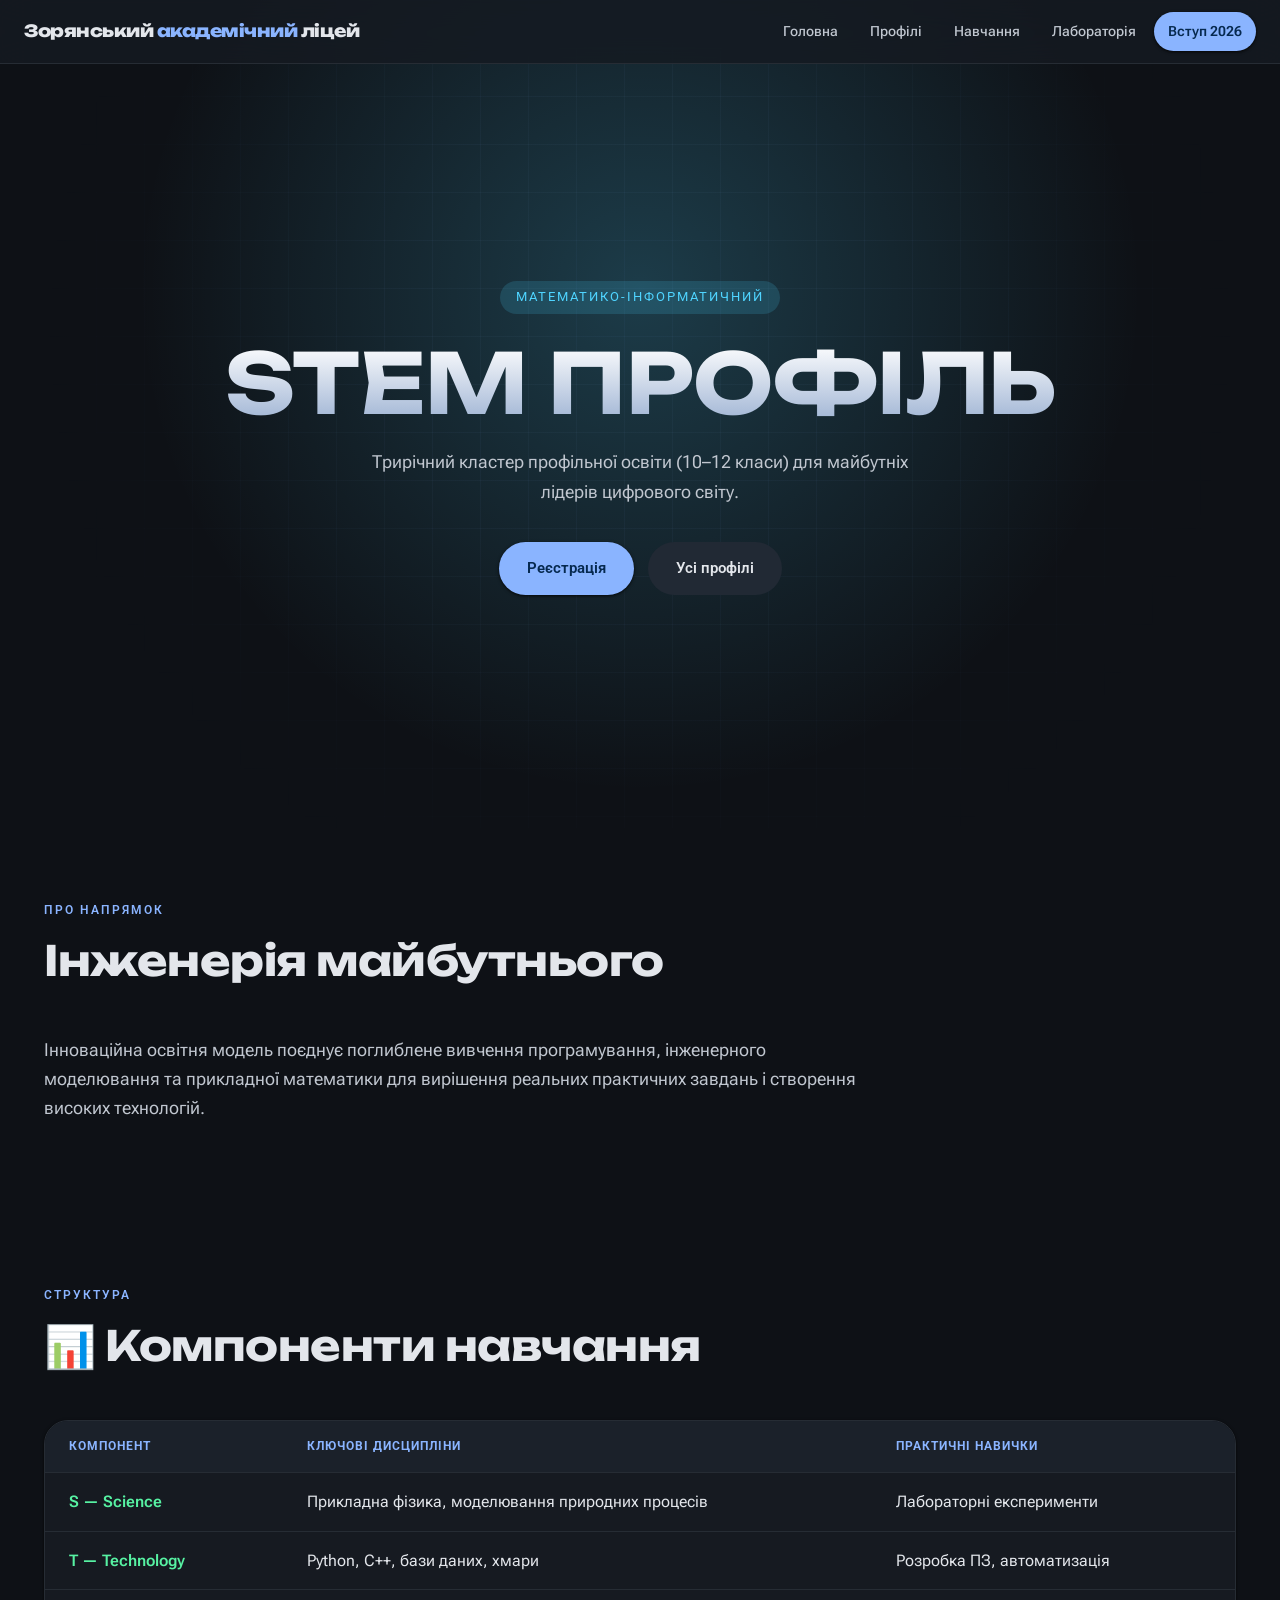
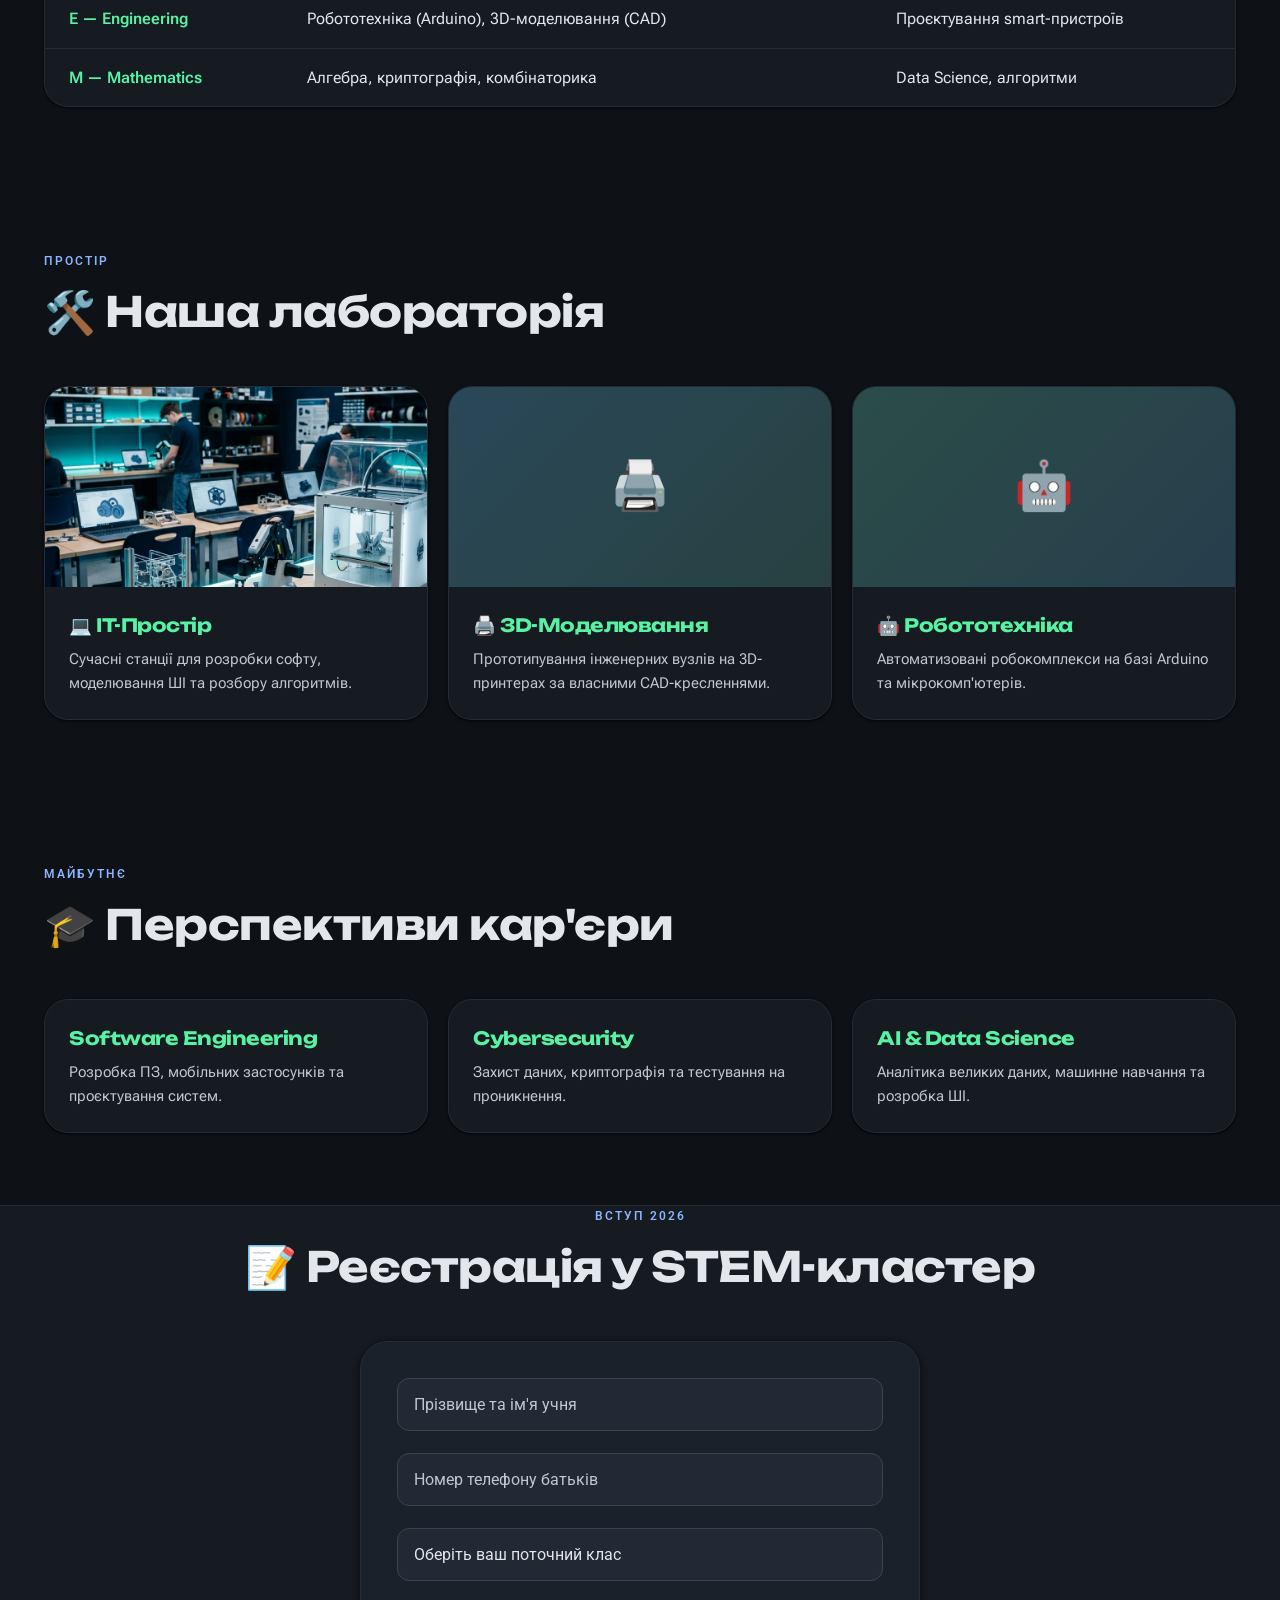
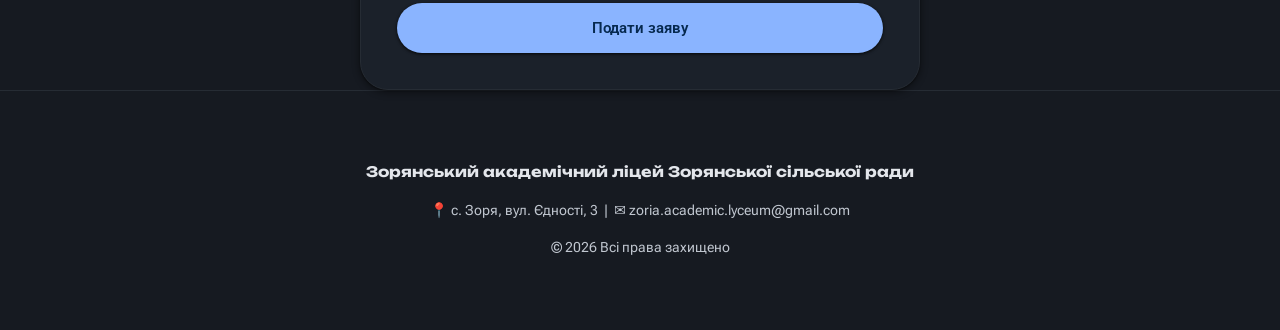
<file: stem.html>
<!DOCTYPE html>
<html lang="uk">
<head>
    <meta charset="UTF-8">
    <meta name="viewport" content="width=device-width, initial-scale=1.0">
    <title>STEM-кластер | Зорянський академічний ліцей</title>
    <link rel="preconnect" href="https://fonts.googleapis.com">
    <link rel="preconnect" href="https://fonts.gstatic.com" crossorigin>
    <link href="https://fonts.googleapis.com/css2?family=Unbounded:wght@400;700;800;900&family=Roboto+Flex:wght@300;400;500;600&family=Roboto:wght@400;500;600&display=swap" rel="stylesheet">
    <link rel="stylesheet" href="style.css">
</head>
<body>

    <header class="appbar">
        <a href="index.html" class="logo">Зорянський <span>академічний</span> ліцей</a>
        <button class="menu-toggle" aria-label="Меню">
            <svg width="24" height="24" viewBox="0 0 24 24" fill="none" stroke="currentColor" stroke-width="2"><line x1="3" y1="6" x2="21" y2="6"/><line x1="3" y1="12" x2="21" y2="12"/><line x1="3" y1="18" x2="21" y2="18"/></svg>
        </button>
        <nav class="nav-links">
            <a href="index.html">Головна</a>
            <a href="index.html#profiles">Профілі</a>
            <a href="#curriculum">Навчання</a>
            <a href="#labs">Лабораторія</a>
            <a href="#admission" class="nav-btn">Вступ 2026</a>
        </nav>
    </header>

    <section class="hero" style="background: radial-gradient(circle at 50% 35%, rgba(79,212,255,.22), transparent 60%), var(--md-surface);">
        <div class="hero-content">
            <span class="eyebrow" style="background:rgba(79,212,255,.16); color:var(--acc-math);">Математико-інформатичний</span>
            <h1>STEM ПРОФІЛЬ</h1>
            <p>Трирічний кластер профільної освіти (10–12 класи) для майбутніх лідерів цифрового світу.</p>
            <div class="hero-actions">
                <a href="#admission" class="btn btn-filled">Реєстрація</a>
                <a href="index.html#profiles" class="btn btn-tonal">Усі профілі</a>
            </div>
        </div>
    </section>

    <section class="block">
        <div class="section-head" data-reveal>
            <div class="kicker">Про напрямок</div>
            <h2 class="section-title">Інженерія майбутнього</h2>
        </div>
        <p data-reveal style="font-size:1.15rem; color:var(--md-on-surface-variant); max-width:820px;">
            Інноваційна освітня модель поєднує поглиблене вивчення програмування, інженерного моделювання та прикладної математики для вирішення реальних практичних завдань і створення високих технологій.
        </p>
    </section>

    <section class="block" id="curriculum">
        <div class="section-head" data-reveal>
            <div class="kicker">Структура</div>
            <h2 class="section-title">📊 Компоненти навчання</h2>
        </div>
        <div class="table-card" data-reveal>
            <table class="schedule">
                <thead><tr><th>Компонент</th><th>Ключові дисципліни</th><th>Практичні навички</th></tr></thead>
                <tbody>
                    <tr><td style="color:var(--acc-stem);font-weight:600;">S — Science</td><td>Прикладна фізика, моделювання природних процесів</td><td>Лабораторні експерименти</td></tr>
                    <tr><td style="color:var(--acc-stem);font-weight:600;">T — Technology</td><td>Python, C++, бази даних, хмари</td><td>Розробка ПЗ, автоматизація</td></tr>
                    <tr><td style="color:var(--acc-stem);font-weight:600;">E — Engineering</td><td>Робототехніка (Arduino), 3D-моделювання (CAD)</td><td>Проєктування smart-пристроїв</td></tr>
                    <tr><td style="color:var(--acc-stem);font-weight:600;">M — Mathematics</td><td>Алгебра, криптографія, комбінаторика</td><td>Data Science, алгоритми</td></tr>
                </tbody>
            </table>
        </div>
    </section>

    <section class="block" id="labs">
        <div class="section-head" data-reveal>
            <div class="kicker">Простір</div>
            <h2 class="section-title">🛠️ Наша лабораторія</h2>
        </div>
        <div class="labs-grid">
            <article class="lab-card" data-reveal>
                <div class="lab-media" style="background-image:url('assets/img/lab-engineering.png');"></div>
                <div class="lab-body"><h3 class="eng">💻 ІТ-Простір</h3><p>Сучасні станції для розробки софту, моделювання ШІ та розбору алгоритмів.</p></div>
            </article>
            <article class="lab-card" data-reveal>
                <div class="lab-media placeholder" style="background-image:linear-gradient(135deg,rgba(79,212,255,.18),rgba(87,242,163,.12));">🖨️</div>
                <div class="lab-body"><h3 class="eng">🖨️ 3D-Моделювання</h3><p>Прототипування інженерних вузлів на 3D-принтерах за власними CAD-кресленнями.</p></div>
            </article>
            <article class="lab-card" data-reveal>
                <div class="lab-media placeholder" style="background-image:linear-gradient(135deg,rgba(87,242,163,.18),rgba(79,212,255,.12));">🤖</div>
                <div class="lab-body"><h3 class="eng">🤖 Робототехніка</h3><p>Автоматизовані робокомплекси на базі Arduino та мікрокомп'ютерів.</p></div>
            </article>
        </div>
    </section>

    <section class="block">
        <div class="section-head" data-reveal>
            <div class="kicker">Майбутнє</div>
            <h2 class="section-title">🎓 Перспективи кар'єри</h2>
        </div>
        <div class="labs-grid">
            <article class="lab-card" data-reveal><div class="lab-body"><h3 class="eng">Software Engineering</h3><p>Розробка ПЗ, мобільних застосунків та проєктування систем.</p></div></article>
            <article class="lab-card" data-reveal><div class="lab-body"><h3 class="eng">Cybersecurity</h3><p>Захист даних, криптографія та тестування на проникнення.</p></div></article>
            <article class="lab-card" data-reveal><div class="lab-body"><h3 class="eng">AI &amp; Data Science</h3><p>Аналітика великих даних, машинне навчання та розробка ШІ.</p></div></article>
        </div>
    </section>

    <section class="admission" id="admission">
        <div class="block">
            <div class="section-head" data-reveal style="text-align:center;">
                <div class="kicker">Вступ 2026</div>
                <h2 class="section-title">📝 Реєстрація у STEM-кластер</h2>
            </div>
            <div class="form-card" data-reveal>
                <form onsubmit="alert('Дякуємо! Вашу заявку прийнято.'); return false;">
                    <div class="field"><input type="text" placeholder="Прізвище та ім'я учня" required></div>
                    <div class="field"><input type="tel" placeholder="Номер телефону батьків" required></div>
                    <div class="field"><select required>
                        <option value="" disabled selected>Оберіть ваш поточний клас</option>
                        <option value="9">9 клас (Вступ до 10-го)</option>
                        <option value="10">10 клас</option>
                        <option value="11">11 клас</option>
                    </select></div>
                    <button type="submit" class="btn btn-filled">Подати заяву</button>
                </form>
            </div>
        </div>
    </section>

    <footer>
        <p><strong>Зорянський академічний ліцей Зорянської сільської ради</strong></p>
        <p class="contact">📍 с. Зоря, вул. Єдності, 3 &nbsp;|&nbsp; ✉️ zoria.academic.lyceum@gmail.com</p>
        <p>© 2026 Всі права захищено</p>
    </footer>

    <script src="assets/app.js"></script>
</body>
</html>
</file>
<file: style.css>
/* ============================================================
   Зорянський академічний ліцей — Material Design 3 (dark)
   ============================================================ */

:root {
    /* --- MD3 tonal surfaces (dark scheme) --- */
    --md-surface:            #0e1116;
    --md-surface-1:          #161a21;
    --md-surface-2:          #1b212a;
    --md-surface-3:          #212934;
    --md-surface-4:          #25303d;
    --md-surface-variant:    #2a313b;
    --md-on-surface:         #e3e6eb;
    --md-on-surface-variant: #c1c7d0;
    --md-outline:            #3a424d;
    --md-outline-variant:    #262c34;

    /* --- Brand / primary --- */
    --md-primary:            #8ab4ff;
    --md-on-primary:         #06294f;
    --md-primary-container:  #234674;
    --md-on-primary-container:#d6e3ff;

    /* --- Profile accents --- */
    --acc-math: #4fd4ff;
    --acc-phil: #ff6ba6;
    --acc-hist: #ffb454;
    --acc-stem: #57f2a3;

    /* --- Elevation shadows (MD3) --- */
    --el-1: 0 1px 2px rgba(0,0,0,.45), 0 1px 3px 1px rgba(0,0,0,.30);
    --el-2: 0 1px 2px rgba(0,0,0,.45), 0 2px 6px 2px rgba(0,0,0,.30);
    --el-3: 0 4px 8px 3px rgba(0,0,0,.30), 0 1px 3px rgba(0,0,0,.45);

    /* --- Shape (corner radius) --- */
    --r-sm: 12px;
    --r-md: 16px;
    --r-lg: 24px;
    --r-xl: 28px;
    --r-full: 999px;
}

* { box-sizing: border-box; }
html { scroll-behavior: smooth; }

body {
    font-family: 'Roboto Flex', 'Roboto', system-ui, sans-serif;
    background-color: var(--md-surface);
    color: var(--md-on-surface);
    margin: 0;
    line-height: 1.6;
    -webkit-font-smoothing: antialiased;
}

h1, h2, h3 { font-family: 'Unbounded', sans-serif; letter-spacing: -0.5px; }

a { color: var(--md-primary); }

/* ============================================================
   Top app bar
   ============================================================ */
.appbar {
    position: fixed;
    top: 0; left: 0; width: 100%;
    height: 64px;
    padding: 0 24px;
    display: flex;
    align-items: center;
    justify-content: space-between;
    background: rgba(22, 26, 33, 0.85);
    backdrop-filter: blur(18px) saturate(140%);
    border-bottom: 1px solid var(--md-outline-variant);
    z-index: 1000;
}

.appbar .logo {
    font-family: 'Unbounded', sans-serif;
    font-weight: 800;
    font-size: 1.05rem;
    color: var(--md-on-surface);
    text-decoration: none;
    letter-spacing: -0.5px;
}
.appbar .logo span { color: var(--md-primary); }

.nav-links { display: flex; align-items: center; gap: 4px; }
.nav-links a {
    position: relative;
    color: var(--md-on-surface-variant);
    text-decoration: none;
    font-size: 0.9rem;
    font-weight: 500;
    padding: 8px 14px;
    border-radius: var(--r-full);
    transition: background .2s, color .2s;
}
.nav-links a:hover { background: rgba(138,180,255,.10); color: var(--md-on-surface); }

.nav-btn {
    background: var(--md-primary) !important;
    color: var(--md-on-primary) !important;
    font-weight: 600 !important;
    box-shadow: var(--el-1);
}
.nav-btn:hover { background: #a3c5ff !important; }

/* mobile menu toggle */
.menu-toggle { display: none; background: none; border: none; color: var(--md-on-surface); cursor: pointer; padding: 8px; border-radius: var(--r-full); }
.menu-toggle:hover { background: rgba(255,255,255,.06); }
.menu-toggle svg { display: block; }

/* ============================================================
   Hero
   ============================================================ */
.hero {
    min-height: 92vh;
    display: flex;
    flex-direction: column;
    justify-content: center;
    align-items: center;
    text-align: center;
    padding: 96px 24px 48px;
    position: relative;
    overflow: hidden;
    background:
        radial-gradient(circle at 50% 35%, rgba(35,70,116,.45), transparent 60%),
        radial-gradient(circle at 80% 80%, rgba(79,212,255,.10), transparent 55%),
        var(--md-surface);
}
.hero::after {
    content: "";
    position: absolute; inset: 0;
    background-image:
        linear-gradient(rgba(138,180,255,.04) 1px, transparent 1px),
        linear-gradient(90deg, rgba(138,180,255,.04) 1px, transparent 1px);
    background-size: 48px 48px;
    mask-image: radial-gradient(circle at 50% 40%, #000 30%, transparent 75%);
    pointer-events: none;
}
.hero-content { position: relative; z-index: 1; }
.hero .eyebrow {
    display: inline-block;
    font-family: 'Roboto', sans-serif;
    font-size: .8rem;
    letter-spacing: 2px;
    text-transform: uppercase;
    color: var(--md-primary);
    background: var(--md-primary-container);
    padding: 6px 16px;
    border-radius: var(--r-full);
    margin-bottom: 28px;
}
.hero h1 {
    font-size: clamp(2.6rem, 8vw, 5.2rem);
    line-height: 0.98;
    margin: 0;
    background: linear-gradient(180deg, #fff, #9fb4d4);
    -webkit-background-clip: text;
    background-clip: text;
    -webkit-text-fill-color: transparent;
}
.hero p {
    color: var(--md-on-surface-variant);
    font-size: 1.15rem;
    max-width: 540px;
    margin: 24px auto 36px;
}

/* MD filled / tonal buttons */
.btn {
    display: inline-flex;
    align-items: center;
    gap: 8px;
    font-family: 'Roboto', sans-serif;
    font-weight: 600;
    font-size: .95rem;
    padding: 14px 28px;
    border: none;
    border-radius: var(--r-full);
    cursor: pointer;
    text-decoration: none;
    transition: box-shadow .2s, transform .1s, background .2s;
}
.btn-filled { background: var(--md-primary); color: var(--md-on-primary); box-shadow: var(--el-1); }
.btn-filled:hover { box-shadow: var(--el-2); background: #a3c5ff; }
.btn-filled:active { transform: scale(.98); }
.btn-tonal { background: var(--md-surface-3); color: var(--md-on-surface); }
.btn-tonal:hover { background: var(--md-surface-4); }
.hero-actions { display: flex; gap: 14px; justify-content: center; flex-wrap: wrap; }

/* ============================================================
   Section scaffold
   ============================================================ */
section.block { max-width: 1240px; margin: 0 auto; padding: 72px 24px; }
.section-head { margin-bottom: 40px; }
.section-head .kicker {
    font-family: 'Roboto', sans-serif;
    font-size: .78rem;
    letter-spacing: 2px;
    text-transform: uppercase;
    color: var(--md-primary);
    font-weight: 600;
}
.section-title {
    font-size: clamp(1.8rem, 4vw, 2.6rem);
    margin: 8px 0 0;
}

/* ============================================================
   Profile cards
   ============================================================ */
.profiles-grid {
    display: grid;
    grid-template-columns: repeat(auto-fit, minmax(320px, 1fr));
    gap: 20px;
}
.profile-card {
    position: relative;
    height: 440px;
    border-radius: var(--r-xl);
    overflow: hidden;
    display: flex;
    flex-direction: column;
    justify-content: flex-end;
    padding: 28px;
    text-decoration: none;
    color: var(--md-on-surface);
    background: var(--md-surface-2);
    box-shadow: var(--el-1);
    transition: box-shadow .25s, transform .25s;
    isolation: isolate;
}
.profile-card:hover { box-shadow: var(--el-3); transform: translateY(-4px); }
.profile-card .bg {
    position: absolute; inset: 0; z-index: -2;
    width: 100%; height: 100%;
    object-fit: cover;
    transition: transform .5s, filter .5s;
}
.profile-card:hover .bg { transform: scale(1.06); }
.profile-card::before {
    content: "";
    position: absolute; inset: 0; z-index: -1;
    background: linear-gradient(180deg, rgba(14,17,22,.1) 0%, rgba(14,17,22,.55) 55%, rgba(14,17,22,.92) 100%);
}
.profile-card .chip {
    align-self: flex-start;
    font-family: 'Roboto', sans-serif;
    font-size: .72rem;
    font-weight: 600;
    letter-spacing: 1px;
    text-transform: uppercase;
    padding: 6px 12px;
    border-radius: var(--r-full);
    margin-bottom: 14px;
    color: var(--md-surface);
}
.profile-card h3 { margin: 0 0 8px; font-size: 1.25rem; line-height: 1.15; }
.profile-card p { margin: 0; color: var(--md-on-surface-variant); font-size: .92rem; }
.profile-card .go {
    margin-top: 16px; font-family: 'Roboto'; font-weight: 600; font-size: .85rem;
    display: inline-flex; align-items: center; gap: 6px;
}

.math .chip { background: var(--acc-math); }
.phil .chip { background: var(--acc-phil); }
.hist .chip { background: var(--acc-hist); }
.math { border-bottom: 4px solid var(--acc-math); }
.phil { border-bottom: 4px solid var(--acc-phil); }
.hist { border-bottom: 4px solid var(--acc-hist); }
.math .go { color: var(--acc-math); }
.phil .go { color: var(--acc-phil); }
.hist .go { color: var(--acc-hist); }

/* ============================================================
   Lab cards (filled tonal MD cards)
   ============================================================ */
.labs-grid {
    display: grid;
    grid-template-columns: repeat(auto-fit, minmax(300px, 1fr));
    gap: 20px;
}
.lab-card {
    background: var(--md-surface-1);
    border: 1px solid var(--md-outline-variant);
    border-radius: var(--r-lg);
    overflow: hidden;
    box-shadow: var(--el-1);
    transition: box-shadow .25s, transform .25s;
}
.lab-card:hover { box-shadow: var(--el-2); transform: translateY(-3px); }
.lab-media {
    height: 200px;
    background-size: cover;
    background-position: center;
    background-color: var(--md-surface-3);
    display: flex; align-items: center; justify-content: center;
    font-size: 3rem;
}
.lab-media.placeholder {
    background-image: linear-gradient(135deg, rgba(87,242,163,.18), rgba(79,212,255,.12));
}
.lab-body { padding: 24px; }
.lab-body h3 { margin: 0 0 8px; font-size: 1.15rem; }
.lab-body h3.eng { color: var(--acc-stem); }
.lab-body h3.bio { color: var(--acc-math); }
.lab-body p { margin: 0; color: var(--md-on-surface-variant); font-size: .92rem; }
.lab-tag {
    display:inline-block; margin-top:14px; font-size:.7rem; letter-spacing:1px; text-transform:uppercase;
    color: var(--md-on-surface-variant); border:1px solid var(--md-outline); padding:4px 10px; border-radius: var(--r-full);
}

/* ============================================================
   Schedule (MD data table)
   ============================================================ */
.table-card {
    background: var(--md-surface-1);
    border: 1px solid var(--md-outline-variant);
    border-radius: var(--r-lg);
    overflow: hidden;
    box-shadow: var(--el-1);
}
table.schedule { width: 100%; border-collapse: collapse; }
table.schedule th, table.schedule td { padding: 16px 24px; text-align: left; }
table.schedule thead th {
    font-family: 'Roboto'; font-size: .75rem; letter-spacing: 1px; text-transform: uppercase;
    color: var(--md-primary); background: var(--md-surface-2);
}
table.schedule tbody tr { border-top: 1px solid var(--md-outline-variant); transition: background .2s; }
table.schedule tbody tr:hover { background: rgba(138,180,255,.05); }
table.schedule td:first-child { color: var(--md-on-surface-variant); font-variant-numeric: tabular-nums; }

/* ============================================================
   Gallery
   ============================================================ */
.gallery-grid {
    display: grid;
    grid-template-columns: repeat(auto-fit, minmax(260px, 1fr));
    gap: 16px;
}
.gallery-item {
    height: 280px;
    border-radius: var(--r-lg);
    background-size: cover;
    background-position: center;
    background-color: var(--md-surface-3);
    box-shadow: var(--el-1);
    transition: transform .3s, box-shadow .3s;
}
.gallery-item.placeholder {
    background-image: linear-gradient(135deg, rgba(35,70,116,.5), rgba(27,33,42,.9));
    display:flex; align-items:center; justify-content:center; color: var(--md-on-surface-variant); font-size:2.2rem;
}
.gallery-item:hover { transform: scale(1.02); box-shadow: var(--el-3); }

/* ============================================================
   Transparency (law) cards
   ============================================================ */
.law-section { background: var(--md-surface-1); border-top: 1px solid var(--md-outline-variant); border-bottom: 1px solid var(--md-outline-variant); }
.law-grid {
    display: grid;
    grid-template-columns: repeat(auto-fit, minmax(240px, 1fr));
    gap: 14px;
}
.law-card {
    display: flex; align-items: center; gap: 14px;
    background: var(--md-surface-2);
    border: 1px solid var(--md-outline-variant);
    padding: 20px 22px;
    border-radius: var(--r-md);
    text-decoration: none;
    color: var(--md-on-surface);
    font-weight: 500; font-size: .95rem;
    transition: background .2s, transform .2s, box-shadow .2s;
}
.law-card .ic { font-size: 1.4rem; }
.law-card:hover { background: var(--md-primary-container); transform: translateY(-2px); box-shadow: var(--el-1); }

/* ============================================================
   Admission form (MD text fields)
   ============================================================ */
.admission { background: var(--md-surface-1); border-top: 1px solid var(--md-outline-variant); }
.form-card {
    max-width: 560px; margin: 36px auto 0;
    background: var(--md-surface-2);
    border: 1px solid var(--md-outline-variant);
    border-radius: var(--r-xl);
    padding: 36px;
    box-shadow: var(--el-2);
}
.field { position: relative; margin-bottom: 22px; }
.field input, .field select {
    width: 100%;
    background: var(--md-surface-3);
    border: 1px solid var(--md-outline);
    border-radius: var(--r-sm);
    color: var(--md-on-surface);
    font-size: 1rem;
    font-family: 'Roboto', sans-serif;
    padding: 16px;
    transition: border-color .2s, box-shadow .2s;
}
.field input::placeholder { color: var(--md-on-surface-variant); }
.field input:focus, .field select:focus {
    outline: none;
    border-color: var(--md-primary);
    box-shadow: 0 0 0 2px rgba(138,180,255,.25);
}
.field select { appearance: none; cursor: pointer; }
.form-card .btn { width: 100%; justify-content: center; padding: 16px; }

/* ============================================================
   Statut / PDF
   ============================================================ */
.statut-hero {
    padding: 120px 24px 32px;
    text-align: center;
    background: radial-gradient(circle at 50% 0%, rgba(35,70,116,.45), transparent 60%), var(--md-surface);
}
.statut-hero h1 { font-size: clamp(2rem, 5vw, 3.2rem); margin: 0 0 10px; }
.statut-hero p { color: var(--md-primary); font-weight: 600; letter-spacing: 1px; }
.pdf-card {
    max-width: 1000px; margin: 24px auto 80px; padding: 16px;
    background: var(--md-surface-1);
    border: 1px solid var(--md-outline-variant);
    border-radius: var(--r-lg);
    box-shadow: var(--el-2);
}
.pdf-viewer { width: 100%; height: 88vh; border: none; border-radius: var(--r-md); background: var(--md-surface-3); }
.pdf-actions { text-align: center; padding: 16px; }

/* ============================================================
   Footer
   ============================================================ */
footer {
    background: var(--md-surface-1);
    border-top: 1px solid var(--md-outline-variant);
    padding: 56px 24px;
    text-align: center;
    color: var(--md-on-surface-variant);
    font-size: .9rem;
}
footer strong { color: var(--md-on-surface); font-family: 'Unbounded'; }
footer .contact { margin: 12px 0; }

/* ============================================================
   Entrance animations
   ============================================================ */
@keyframes rise { from { opacity: 0; transform: translateY(18px); } to { opacity: 1; transform: none; } }
.reveal { opacity: 0; animation: rise .6s cubic-bezier(.2,.7,.3,1) forwards; }
.reveal.d1 { animation-delay: .08s; }
.reveal.d2 { animation-delay: .16s; }
.reveal.d3 { animation-delay: .24s; }
@media (prefers-reduced-motion: reduce) { .reveal { animation: none; opacity: 1; } }

/* ============================================================
   Responsive
   ============================================================ */
@media (max-width: 820px) {
    .menu-toggle { display: inline-flex; }
    .nav-links {
        position: fixed; top: 64px; right: 0;
        flex-direction: column; align-items: stretch;
        width: 240px;
        background: var(--md-surface-2);
        border-left: 1px solid var(--md-outline-variant);
        border-bottom: 1px solid var(--md-outline-variant);
        border-radius: 0 0 0 var(--r-lg);
        padding: 12px;
        gap: 2px;
        box-shadow: var(--el-3);
        transform: translateX(110%);
        transition: transform .25s ease;
    }
    .nav-links.open { transform: none; }
    .nav-links a { padding: 12px 16px; border-radius: var(--r-sm); }
}
</file>
